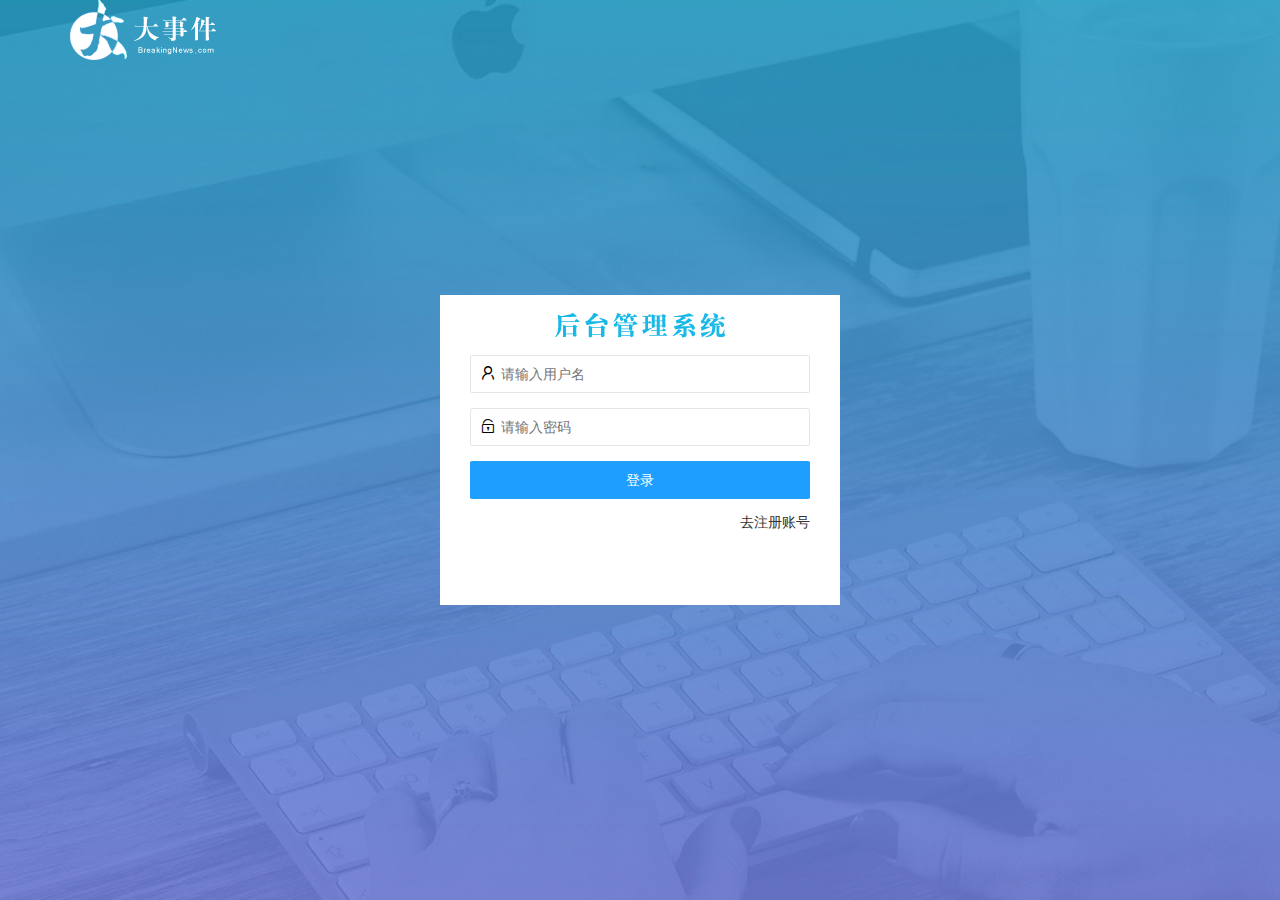
<file: login.html>
<!DOCTYPE html>
<html lang="en">

<head>
  <meta charset="UTF-8">
  <meta http-equiv="X-UA-Compatible" content="IE=edge">
  <meta name="viewport" content="width=device-width, initial-scale=1.0">
  <title>大事件登录/注册</title>
  <!-- 导入自己的样式 -->
  <link rel="stylesheet" href="./assets/css/login.css" />
  <!-- 导入layui的样式 -->
  <link rel="stylesheet" href="/assets/lib/layui/css/layui.css" />

</head>

<body>
  <!-- 头部logo区域 -->
  <div class="layui-main"><img src="/assets/images/logo.png" alt="" /></div>


  <!-- 登录注册区域 -->
  <div class="loginAndRegBox">

    <!-- 标题 -->
    <div class="title-box"></div>


    <!-- 登录 -->
    <div class="login-box">
      <!-- 登录的表单 -->
      <form class="layui-form" action="" id="form_login">
        <div class="layui-form-item">
          <!-- 用户名 -->
          <i class="layui-icon layui-icon-username"></i>
          <input type="text" name="username" lay-verify="required" autocomplete="off" placeholder="请输入用户名"
            class="layui-input">
        </div>
        <div class="layui-form-item">
          <!-- 密码 -->
          <i class="layui-icon layui-icon-password"></i>
          <input type="password" name="password" lay-verify="required|pass" autocomplete="off" placeholder="请输入密码"
            class="layui-input">
        </div>
        <div class="layui-form-item">
          <!-- 表单提交按钮 和 普通按钮的 区别 是 lay-btn-submit -->
          <button type="submit" class="layui-btn layui-btn-fluid layui-btn-normal" lay-submit=""
            lay-filter="demo1">登录</button>
        </div>
        <!--  -->
        <div class="layui-form-item links">
          <a href="javascript:;" id="link_reg">去注册账号</a>
        </div>
      </form>
    </div>

    <!-- 注册 -->
    <div class="reg-box">
      <form class="layui-form" action="" id="form_reg">
        <!-- 用户名 -->
        <div class="layui-form-item">
          <i class="layui-icon layui-icon-username"></i>
          <input type="text" name="username" id="userName" lay-verify="required" autocomplete="off" placeholder="请输入用户名"
            class="layui-input">
        </div>
        <!-- 密码 -->
        <div class="layui-form-item">

          <i class="layui-icon layui-icon-password"></i>
          <input type="password" name="password" id="userPwd" lay-verify="required|pass" autocomplete="off"
            placeholder="请输入密码" class="layui-input">
        </div>
        <!-- 确认密码 -->
        <div class="layui-form-item">

          <i class="layui-icon layui-icon-password"></i>
          <input type="password" name="repassword" lay-verify="required|repwd|pass" autocomplete="off"
            placeholder="请再次确认密码" class="layui-input">
        </div>
        <div class="layui-form-item">
          <!-- 表单提交按钮 和 普通按钮的 区别 是 lay-btn-submit -->
          <button type="submit" class="layui-btn layui-btn-fluid layui-btn-normal" lay-submit=""
            lay-filter="demo1">注册</button>
        </div>
        <div class="layui-form-item links">
          <a href="javascript:;" id="link_login">去登陆</a>
        </div>

      </form>
    </div>



  </div>

  <!-- layui的js -->
  <script src="/assets/lib/layui/layui.all.js"></script>
  <!-- 导入jquery -->
  <script src="/assets/lib/jquery.js"></script>
  <!-- 导入自动补全 baseAPI-->
  <script src="/assets/js/baseAPI.js"></script>
  <!-- 导入自己的脚本 -->
  <script src="/assets/js/login.js"></script>
</body>

</html>
</file>
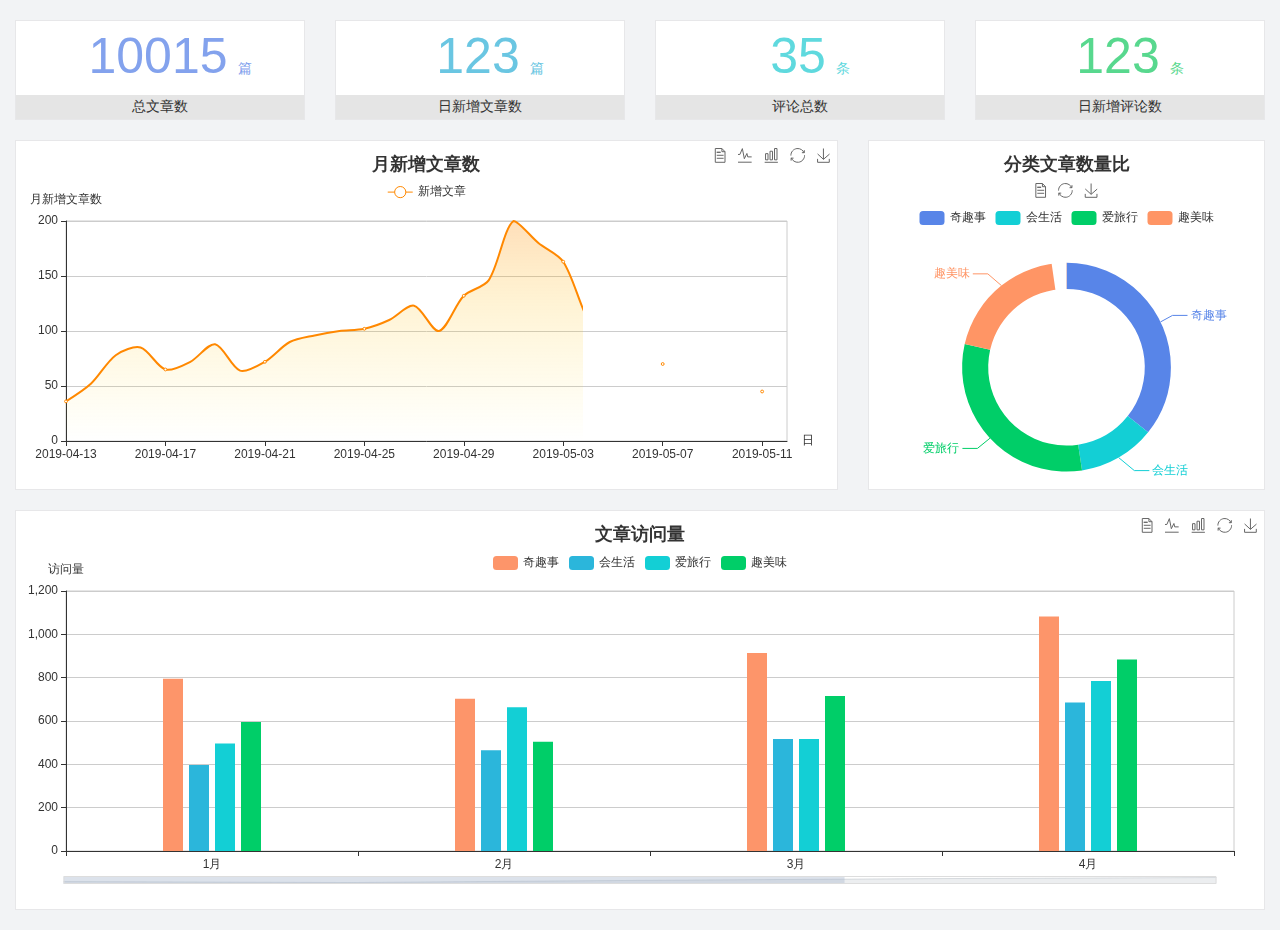
<file: home/dashboard.html>
<!DOCTYPE html>
<html lang="en">

<head>
  <meta charset="UTF-8">
  <meta name="viewport" content="width=device-width, initial-scale=1.0">
  <meta http-equiv="X-UA-Compatible" content="ie=edge">
  <title>图表统计</title>
  <link rel="stylesheet" href="../../assets/lib/bootstrap.css" />
  <link rel="stylesheet" href="../../assets/lib/main.css" />
  <script src="../../assets/lib/jquery.js"></script>
  <script type="text/javascript" src="../../assets/lib/echarts.min.js"></script>
</head>

<body>
  <div class="container-fluid">
    <div class="row spannel_list">
      <div class="col-sm-3 col-xs-6">
        <div class="spannel">
          <em>10015</em><span>篇</span>
          <b>总文章数</b>
        </div>
      </div>
      <div class="col-sm-3 col-xs-6">
        <div class="spannel scolor01">
          <em>123</em><span>篇</span>
          <b>日新增文章数</b>
        </div>
      </div>
      <div class="col-sm-3 col-xs-6">
        <div class="spannel scolor02">
          <em>35</em><span>条</span>
          <b>评论总数</b>
        </div>
      </div>
      <div class="col-sm-3 col-xs-6">
        <div class="spannel scolor03">
          <em>123</em><span>条</span>
          <b>日新增评论数</b>
        </div>
      </div>
    </div>
  </div>

  <div class="container-fluid">
    <div class="row curve-pie">
      <div class="col-lg-8 col-md-8">
        <div class="gragh_pannel" id="curve_show"></div>
      </div>
      <div class="col-lg-4 col-md-4">
        <div class="gragh_pannel" id="pie_show"></div>
      </div>
    </div>
  </div>

  <div class="container-fluid">
    <div class="column_pannel" id="column_show"></div>
  </div>

  <script>
    var oChart = echarts.init(document.getElementById('curve_show'));
    var aList_all = [
      { 'count': 36, 'date': '2019-04-13' },
      { 'count': 52, 'date': '2019-04-14' },
      { 'count': 78, 'date': '2019-04-15' },
      { 'count': 85, 'date': '2019-04-16' },
      { 'count': 65, 'date': '2019-04-17' },
      { 'count': 72, 'date': '2019-04-18' },
      { 'count': 88, 'date': '2019-04-19' },
      { 'count': 64, 'date': '2019-04-20' },
      { 'count': 72, 'date': '2019-04-21' },
      { 'count': 90, 'date': '2019-04-22' },
      { 'count': 96, 'date': '2019-04-23' },
      { 'count': 100, 'date': '2019-04-24' },
      { 'count': 102, 'date': '2019-04-25' },
      { 'count': 110, 'date': '2019-04-26' },
      { 'count': 123, 'date': '2019-04-27' },
      { 'count': 100, 'date': '2019-04-28' },
      { 'count': 132, 'date': '2019-04-29' },
      { 'count': 146, 'date': '2019-04-30' },
      { 'count': 200, 'date': '2019-05-01' },
      { 'count': 180, 'date': '2019-05-02' },
      { 'count': 163, 'date': '2019-05-03' },
      { 'count': 110, 'date': '2019-05-04' },
      { 'count': 80, 'date': '2019-05-05' },
      { 'count': 82, 'date': '2019-05-06' },
      { 'count': 70, 'date': '2019-05-07' },
      { 'count': 65, 'date': '2019-05-08' },
      { 'count': 54, 'date': '2019-05-09' },
      { 'count': 40, 'date': '2019-05-10' },
      { 'count': 45, 'date': '2019-05-11' },
      { 'count': 38, 'date': '2019-05-12' },
    ];

    let aCount = [];
    let aDate = [];

    for (var i = 0; i < aList_all.length; i++) {
      aCount.push(aList_all[i].count);
      aDate.push(aList_all[i].date);
    }

    var chartopt = {
      title: {
        text: '月新增文章数',
        left: 'center',
        top: '10'
      },
      tooltip: {
        trigger: 'axis'
      },
      legend: {
        data: ['新增文章'],
        top: '40'
      },
      toolbox: {
        show: true,
        feature: {
          mark: { show: true },
          dataView: { show: true, readOnly: false },
          magicType: { show: true, type: ['line', 'bar'] },
          restore: { show: true },
          saveAsImage: { show: true }
        }
      },
      calculable: true,
      xAxis: [
        {
          name: '日',
          type: 'category',
          boundaryGap: false,
          data: aDate
        }
      ],
      yAxis: [
        {
          name: '月新增文章数',
          type: 'value'
        }
      ],
      series: [
        {
          name: '新增文章',
          type: 'line',
          smooth: true,
          itemStyle: { normal: { areaStyle: { type: 'default' }, color: '#f80' }, lineStyle: { color: '#f80' } },
          data: aCount
        }],
      areaStyle: {
        normal: {
          color: new echarts.graphic.LinearGradient(0, 0, 0, 1, [{
            offset: 0,
            color: 'rgba(255,136,0,0.39)'
          }, {
            offset: .34,
            color: 'rgba(255,180,0,0.25)'
          }, {
            offset: 1,
            color: 'rgba(255,222,0,0.00)'
          }])

        }
      },
      grid: {
        show: true,
        x: 50,
        x2: 50,
        y: 80,
        height: 220
      }
    };

    oChart.setOption(chartopt);


    var oPie = echarts.init(document.getElementById('pie_show'));
    var oPieopt =
    {
      title: {
        top: 10,
        text: '分类文章数量比',
        x: 'center'
      },
      tooltip: {
        trigger: 'item',
        formatter: "{a} <br/>{b} : {c} ({d}%)"
      },
      color: ['#5885e8', '#13cfd5', '#00ce68', '#ff9565'],
      legend: {
        x: 'center',
        top: 65,
        data: ['奇趣事', '会生活', '爱旅行', '趣美味']
      },
      toolbox: {
        show: true,
        x: 'center',
        top: 35,
        feature: {
          mark: { show: true },
          dataView: { show: true, readOnly: false },
          magicType: {
            show: true,
            type: ['pie', 'funnel'],
            option: {
              funnel: {
                x: '25%',
                width: '50%',
                funnelAlign: 'left',
                max: 1548
              }
            }
          },
          restore: { show: true },
          saveAsImage: { show: true }
        }
      },
      calculable: true,
      series: [
        {
          name: '访问来源',
          type: 'pie',
          radius: ['45%', '60%'],
          center: ['50%', '65%'],
          data: [
            { value: 300, name: '奇趣事' },
            { value: 100, name: '会生活' },
            { value: 260, name: '爱旅行' },
            { value: 180, name: '趣美味' }
          ]
        }
      ]
    };
    oPie.setOption(oPieopt);



    var oColumn = this.echarts.init(document.getElementById('column_show'));
    var oColumnopt =
    {
      title: {
        text: '文章访问量',
        left: 'center',
        top: '10'
      },
      tooltip: {
        trigger: 'axis'
      },
      legend: {
        data: ['奇趣事', '会生活', '爱旅行', '趣美味'],
        top: '40'
      },
      toolbox: {
        show: true,
        feature: {
          mark: { show: true },
          dataView: { show: true, readOnly: false },
          magicType: { show: true, type: ['line', 'bar'] },
          restore: { show: true },
          saveAsImage: { show: true }
        }
      },
      calculable: true,
      xAxis: [
        {
          type: 'category',
          data: ['1月', '2月', '3月', '4月', '5月']
        }
      ],
      yAxis: [
        {
          name: '访问量',
          type: 'value'
        }
      ],
      series: [
        {
          name: '奇趣事',
          type: 'bar',
          barWidth: 20,
          itemStyle: {
            normal: { areaStyle: { type: 'default' }, color: '#fd956a' }
          },
          data: [800, 708, 920, 1090, 1200]
        },
        {
          name: '会生活',
          type: 'bar',
          barWidth: 20,
          itemStyle: {
            normal: { areaStyle: { type: 'default' }, color: '#2bb6db' }
          },
          data: [400, 468, 520, 690, 800]
        },
        {
          name: '爱旅行',
          type: 'bar',
          barWidth: 20,
          itemStyle: {
            normal: { areaStyle: { type: 'default' }, color: '#13cfd5' }
          },
          data: [500, 668, 520, 790, 900]
        },
        {
          name: '趣美味',
          type: 'bar',
          barWidth: 20,
          itemStyle: {
            normal: { areaStyle: { type: 'default' }, color: '#00ce68' }
          },
          data: [600, 508, 720, 890, 1000]
        }
      ],
      grid: {
        show: true,
        x: 50,
        x2: 30,
        y: 80,
        height: 260
      },
      dataZoom: [//给x轴设置滚动条
        {
          start: 0,//默认为0
          end: 100 - 1000 / 31,//默认为100
          type: 'slider',
          show: true,
          xAxisIndex: [0],
          handleSize: 0,//滑动条的 左右2个滑动条的大小
          height: 8,//组件高度
          left: 45, //左边的距离
          right: 50,//右边的距离
          bottom: 26,//右边的距离
          handleColor: '#ddd',//h滑动图标的颜色
          handleStyle: {
            borderColor: "#cacaca",
            borderWidth: "1",
            shadowBlur: 2,
            background: "#ddd",
            shadowColor: "#ddd",
          }
        }]
    };
    oColumn.setOption(oColumnopt);
  </script>
</body>

</html>
</file>
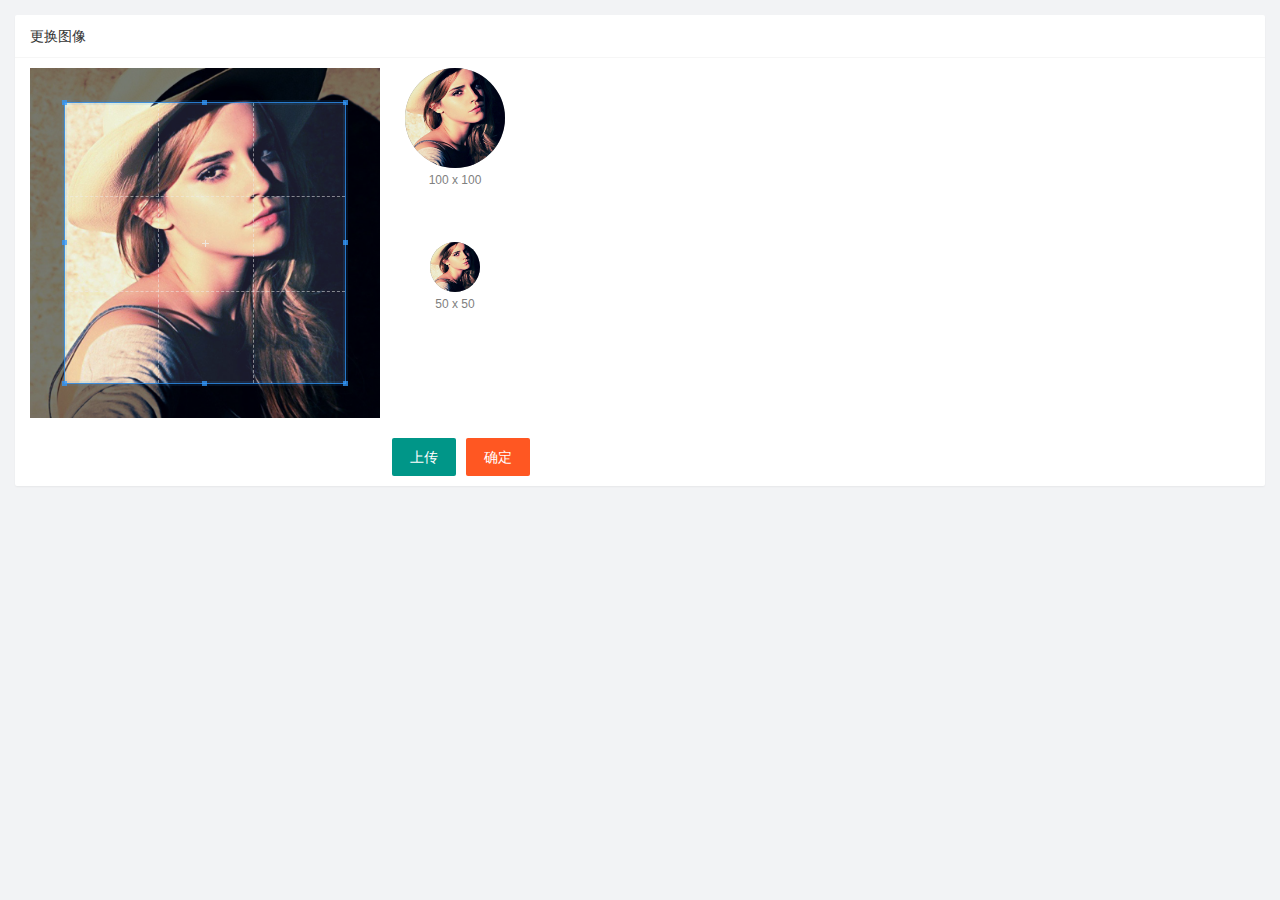
<file: user/user_avatar.html>
<!DOCTYPE html>
<html lang="en">

<head>
  <meta charset="UTF-8">
  <meta http-equiv="X-UA-Compatible" content="IE=edge">
  <meta name="viewport" content="width=device-width, initial-scale=1.0">
  <title>Document</title>
  <link rel="stylesheet" href="/assets/lib/layui/css/layui.css">
  <link rel="stylesheet" href="/assets/css/user/user_avatar.css">
  <link rel="stylesheet" href="/assets/lib/cropper/cropper.css" />
</head>

<body>
  <!-- 卡片区域 -->
  <div class="layui-card">
    <div class="layui-card-header">更换图像</div>
    <div class="layui-card-body">
      <!-- 第一行的图片裁剪和预览区域 -->
      <div class="row1">
        <!-- 图片裁剪区域 -->
        <div class="cropper-box">
          <!-- 这个 img 标签很重要，将来会把它初始化为裁剪区域 -->
          <img id="image" src="/assets/images/sample.jpg" />
        </div>
        <!-- 图片的预览区域 -->
        <div class="preview-box">
          <div>
            <!-- 宽高为 100px 的预览区域 -->
            <div class="img-preview w100"></div>
            <p class="size">100 x 100</p>
          </div>
          <div>
            <!-- 宽高为 50px 的预览区域 -->
            <div class="img-preview w50"></div>
            <p class="size">50 x 50</p>
          </div>
        </div>
      </div>

      <!-- 第二行的按钮区域 -->
      <div class="row2">
        <input type="file"  id="file" accept="image/png,image/jpeg"/>
        <button type="button" class="layui-btn" id="btnChooseImage" >上传</button>
        <button type="button" class="layui-btn layui-btn-danger" id="btnUpload">确定</button>
      </div>
    </div>
  </div>
  <script src="/assets/lib/jquery.js"></script>
  <script src="/assets/lib/cropper/Cropper.js"></script>
  <script src="/assets/lib/cropper/jquery-cropper.js"></script>
  <script src="/assets/lib/layui/layui.all.js"></script>
  <script src="/assets/js/baseAPI.js"></script>
  <script src="/assets/js/user/user_avatar.js"></script>
</body>

</html>
</file>
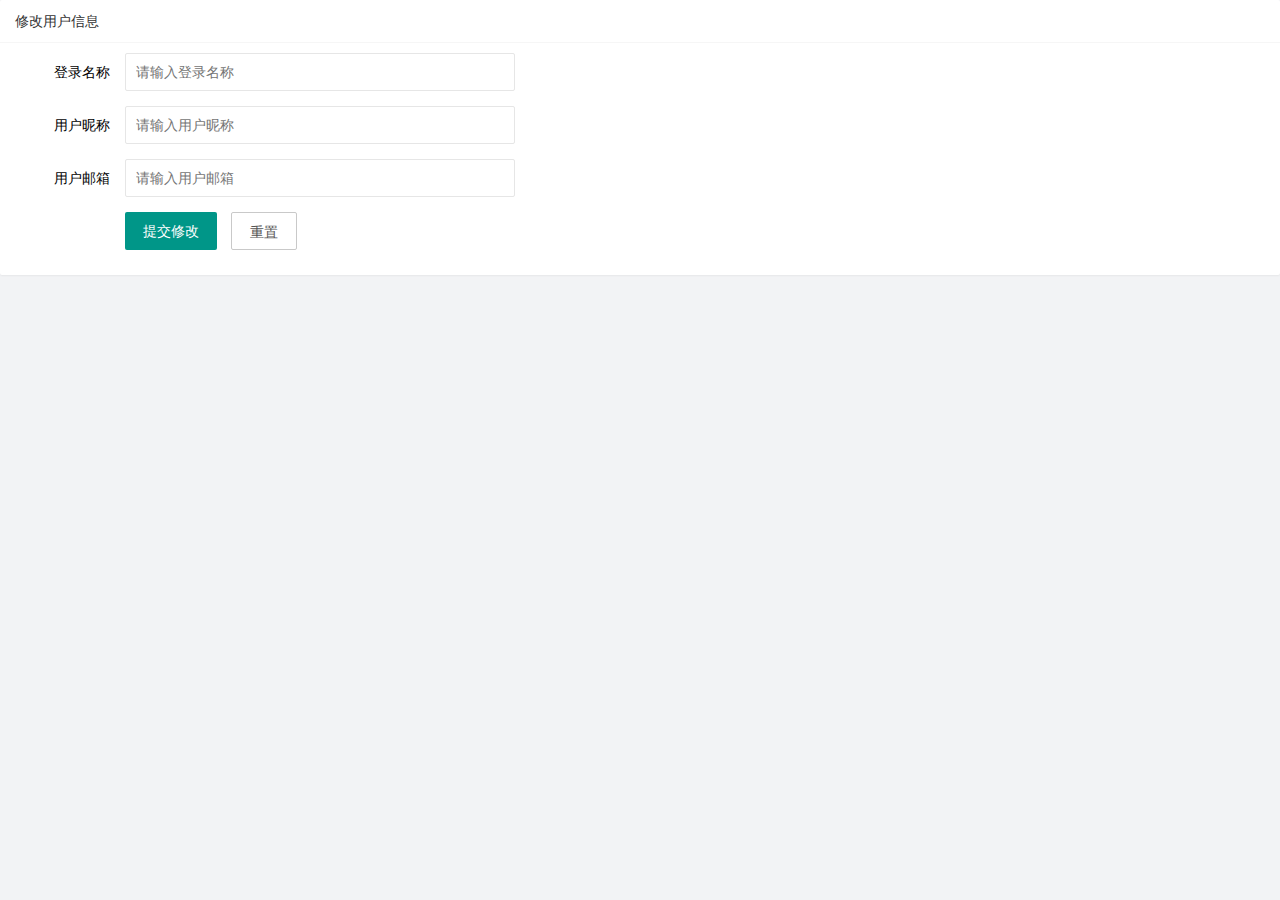
<file: user/user_info.html>
<!DOCTYPE html>
<html lang="en">

<head>
  <meta charset="UTF-8">
  <meta http-equiv="X-UA-Compatible" content="IE=edge">
  <meta name="viewport" content="width=device-width, initial-scale=1.0">
  <title>Document</title>
  <!-- 导入自己的样式 -->
  <link rel="stylesheet" href="/assets/css/user/user_info.css" />
  <!-- 导入layui的css样式 -->
  <link rel="stylesheet" href="/assets/lib/layui/css/layui.css">
</head>

<body>
  <!--  -->
  <div class="layui-card">
    <div class="layui-card-header">修改用户信息</div>
    <div class="layui-card-body">
      <!-- form -->
      <form class="layui-form" lay-filter="formUserInfo">
        <input type="hidden" name="id"/>
        <div class="layui-form-item">
          <label class="layui-form-label">登录名称</label>
          <div class="layui-input-block">
            <input type="text" name="username" required lay-verify="required" placeholder="请输入登录名称" autocomplete="off"
              class="layui-input" readonly>
          </div>
        </div>
        <div class="layui-form-item">
          <label class="layui-form-label">用户昵称</label>
          <div class="layui-input-block">
            <input type="text" name="nickname" required lay-verify="required|nickname" placeholder="请输入用户昵称" autocomplete="off"
              class="layui-input">
          </div>
        </div>
        <div class="layui-form-item">
          <label class="layui-form-label">用户邮箱</label>
          <div class="layui-input-block">
            <input type="text|email" name="email" required lay-verify="required" placeholder="请输入用户邮箱" autocomplete="off"
              class="layui-input">
          </div>
        </div>
        <div class="layui-form-item">
          <div class="layui-input-block">
            <button class="layui-btn" lay-submit lay-filter="formDemo">提交修改</button>
            <button type="reset" class="layui-btn layui-btn-primary" id="btnReset">重置</button>
          </div>
        </div>
      </form>
    </div>
  </div>
<!-- layui -->
<script src="/assets/lib/layui/layui.all.js"></script>
<script src="/assets/lib/jquery.js"></script>
<script src="/assets/js/baseAPI.js"></script>
<script src="/assets/js/user/user_info.js"></script>
</body>

</html>
</file>
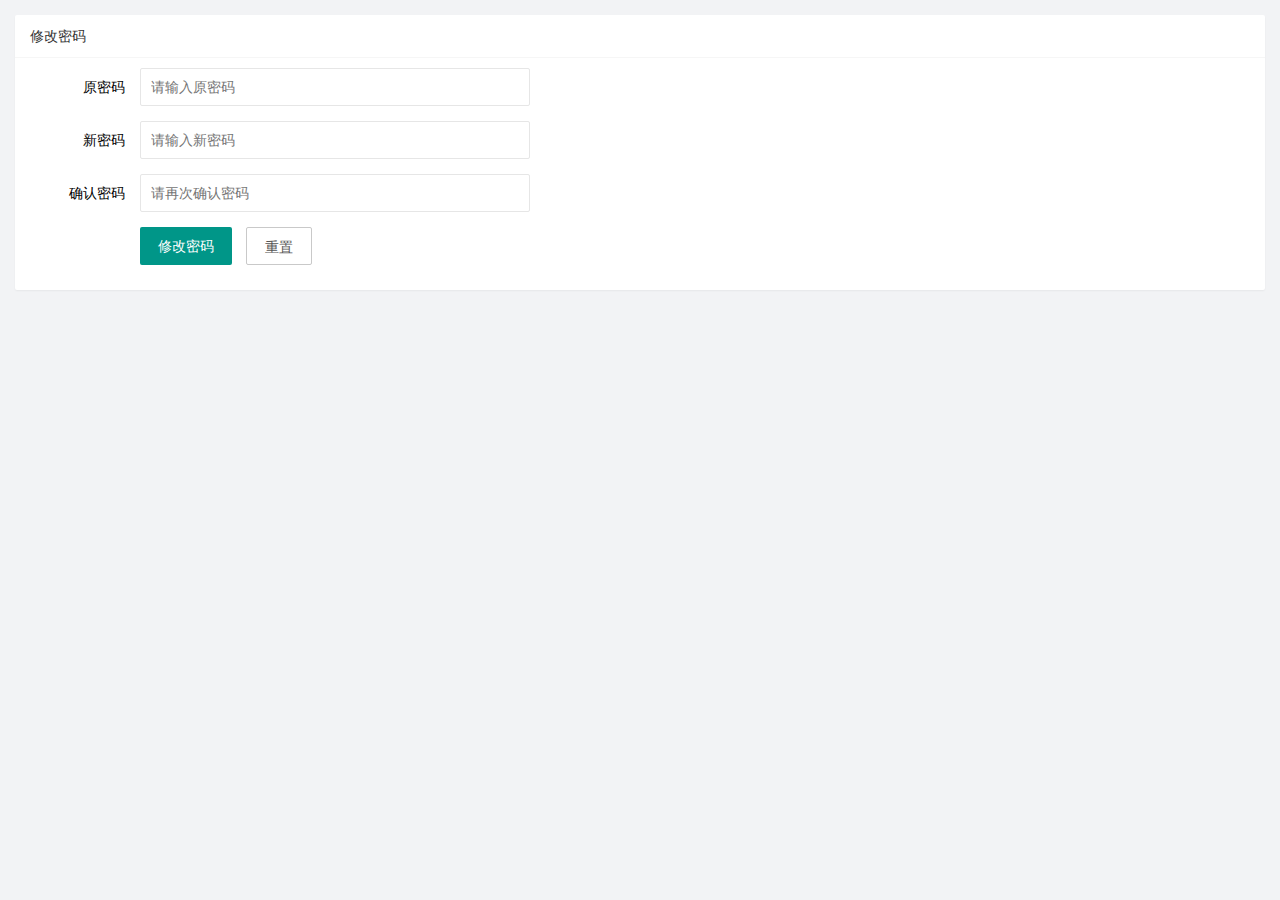
<file: user/user_pwd.html>
<!DOCTYPE html>
<html lang="en">

<head>
  <meta charset="UTF-8">
  <meta http-equiv="X-UA-Compatible" content="IE=edge">
  <meta name="viewport" content="width=device-width, initial-scale=1.0">
  <title>Document</title>
  <link rel="stylesheet" href="/assets/lib/layui/css/layui.css">
  <link rel="stylesheet" href="/assets/css/user/user_pwd.css">
</head> 

<body>
  <!-- 卡片区域 -->
  <div class="layui-card">
    <div class="layui-card-header">修改密码</div>
    <div class="layui-card-body">
      <form class="layui-form" action="">
        <div class="layui-form-item">
          <label class="layui-form-label">原密码</label>
          <div class="layui-input-block">
            <input type="password" name="oldPwd" required lay-verify="required|pwd" placeholder="请输入原密码" autocomplete="off"
              class="layui-input">
          </div>
        </div>
        <div class="layui-form-item">
          <label class="layui-form-label">新密码</label>
          <div class="layui-input-block">
            <input type="password" name="newPwd" required lay-verify="required|pwd|samePwd" placeholder="请输入新密码" autocomplete="off"
              class="layui-input">
          </div>
        </div>
        <div class="layui-form-item">
          <label class="layui-form-label">确认密码</label>
          <div class="layui-input-block">
            <input type="password" name="rePwd" required lay-verify="required|pwd|rePwd" placeholder="请再次确认密码" autocomplete="off"
              class="layui-input">
          </div>
        </div>
        <div class="layui-form-item">
          <div class="layui-input-block">
            <button class="layui-btn" lay-submit lay-filter="formDemo">修改密码</button>
            <button type="reset" class="layui-btn layui-btn-primary">重置</button>
          </div>
        </div>
        </from>
    </div>
    <script src="/assets/lib/layui/layui.all.js"></script>
    <script src="/assets/lib/jquery.js"></script>
    <script src="/assets/js/baseAPI.js"></script>
    <script src="/assets/js/user/user_pwd.js"></script>
</body>

</html>
</file>
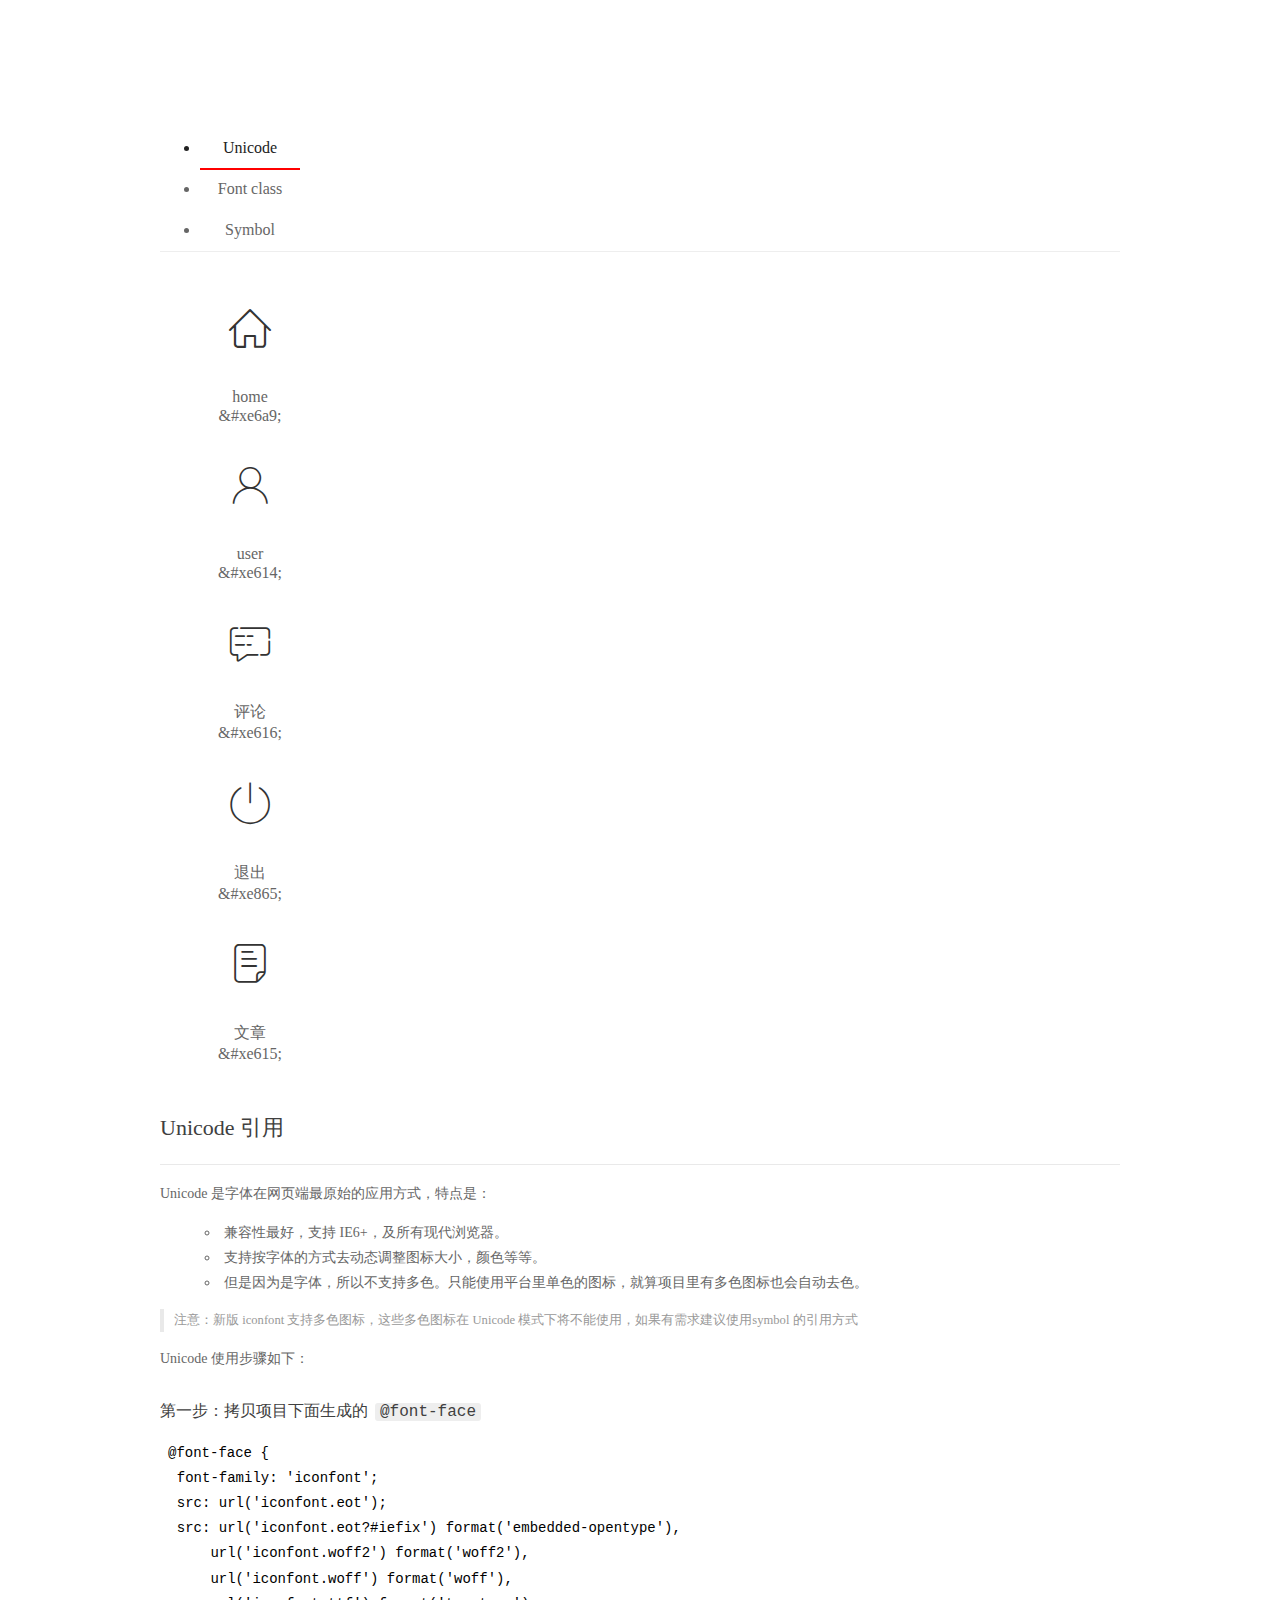
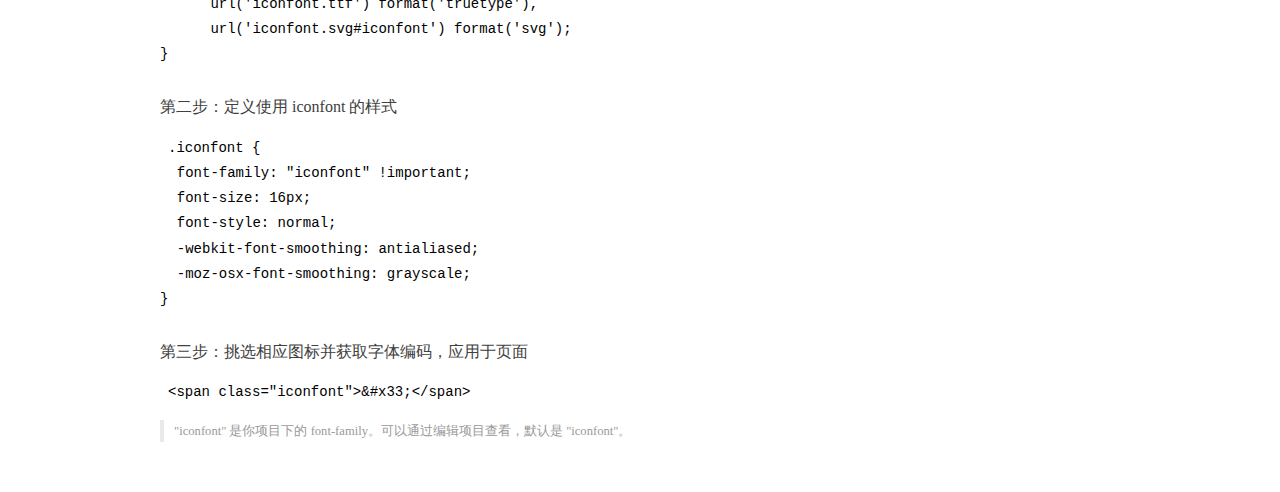
<file: assets/fonts/demo_index.html>
<!DOCTYPE html>
<html>
<head>
  <meta charset="utf-8"/>
  <title>IconFont Demo</title>
  <link rel="shortcut icon" href="https://gtms04.alicdn.com/tps/i4/TB1_oz6GVXXXXaFXpXXJDFnIXXX-64-64.ico" type="image/x-icon"/>
  <link rel="stylesheet" href="https://g.alicdn.com/thx/cube/1.3.2/cube.min.css">
  <link rel="stylesheet" href="demo.css">
  <link rel="stylesheet" href="iconfont.css">
  <script src="iconfont.js"></script>
  <!-- jQuery -->
  <script src="https://a1.alicdn.com/oss/uploads/2018/12/26/7bfddb60-08e8-11e9-9b04-53e73bb6408b.js"></script>
  <!-- 代码高亮 -->
  <script src="https://a1.alicdn.com/oss/uploads/2018/12/26/a3f714d0-08e6-11e9-8a15-ebf944d7534c.js"></script>
</head>
<body>
  <div class="main">
    <h1 class="logo"><a href="https://www.iconfont.cn/" title="iconfont 首页" target="_blank">&#xe86b;</a></h1>
    <div class="nav-tabs">
      <ul id="tabs" class="dib-box">
        <li class="dib active"><span>Unicode</span></li>
        <li class="dib"><span>Font class</span></li>
        <li class="dib"><span>Symbol</span></li>
      </ul>
      
    </div>
    <div class="tab-container">
      <div class="content unicode" style="display: block;">
          <ul class="icon_lists dib-box">
          
            <li class="dib">
              <span class="icon iconfont">&#xe6a9;</span>
                <div class="name">home</div>
                <div class="code-name">&amp;#xe6a9;</div>
              </li>
          
            <li class="dib">
              <span class="icon iconfont">&#xe614;</span>
                <div class="name">user</div>
                <div class="code-name">&amp;#xe614;</div>
              </li>
          
            <li class="dib">
              <span class="icon iconfont">&#xe616;</span>
                <div class="name">评论</div>
                <div class="code-name">&amp;#xe616;</div>
              </li>
          
            <li class="dib">
              <span class="icon iconfont">&#xe865;</span>
                <div class="name">退出</div>
                <div class="code-name">&amp;#xe865;</div>
              </li>
          
            <li class="dib">
              <span class="icon iconfont">&#xe615;</span>
                <div class="name">文章</div>
                <div class="code-name">&amp;#xe615;</div>
              </li>
          
          </ul>
          <div class="article markdown">
          <h2 id="unicode-">Unicode 引用</h2>
          <hr>

          <p>Unicode 是字体在网页端最原始的应用方式，特点是：</p>
          <ul>
            <li>兼容性最好，支持 IE6+，及所有现代浏览器。</li>
            <li>支持按字体的方式去动态调整图标大小，颜色等等。</li>
            <li>但是因为是字体，所以不支持多色。只能使用平台里单色的图标，就算项目里有多色图标也会自动去色。</li>
          </ul>
          <blockquote>
            <p>注意：新版 iconfont 支持多色图标，这些多色图标在 Unicode 模式下将不能使用，如果有需求建议使用symbol 的引用方式</p>
          </blockquote>
          <p>Unicode 使用步骤如下：</p>
          <h3 id="-font-face">第一步：拷贝项目下面生成的 <code>@font-face</code></h3>
<pre><code class="language-css"
>@font-face {
  font-family: 'iconfont';
  src: url('iconfont.eot');
  src: url('iconfont.eot?#iefix') format('embedded-opentype'),
      url('iconfont.woff2') format('woff2'),
      url('iconfont.woff') format('woff'),
      url('iconfont.ttf') format('truetype'),
      url('iconfont.svg#iconfont') format('svg');
}
</code></pre>
          <h3 id="-iconfont-">第二步：定义使用 iconfont 的样式</h3>
<pre><code class="language-css"
>.iconfont {
  font-family: "iconfont" !important;
  font-size: 16px;
  font-style: normal;
  -webkit-font-smoothing: antialiased;
  -moz-osx-font-smoothing: grayscale;
}
</code></pre>
          <h3 id="-">第三步：挑选相应图标并获取字体编码，应用于页面</h3>
<pre>
<code class="language-html"
>&lt;span class="iconfont"&gt;&amp;#x33;&lt;/span&gt;
</code></pre>
          <blockquote>
            <p>"iconfont" 是你项目下的 font-family。可以通过编辑项目查看，默认是 "iconfont"。</p>
          </blockquote>
          </div>
      </div>
      <div class="content font-class">
        <ul class="icon_lists dib-box">
          
          <li class="dib">
            <span class="icon iconfont icon-home"></span>
            <div class="name">
              home
            </div>
            <div class="code-name">.icon-home
            </div>
          </li>
          
          <li class="dib">
            <span class="icon iconfont icon-user"></span>
            <div class="name">
              user
            </div>
            <div class="code-name">.icon-user
            </div>
          </li>
          
          <li class="dib">
            <span class="icon iconfont icon-pinglun"></span>
            <div class="name">
              评论
            </div>
            <div class="code-name">.icon-pinglun
            </div>
          </li>
          
          <li class="dib">
            <span class="icon iconfont icon-tuichu"></span>
            <div class="name">
              退出
            </div>
            <div class="code-name">.icon-tuichu
            </div>
          </li>
          
          <li class="dib">
            <span class="icon iconfont icon-16"></span>
            <div class="name">
              文章
            </div>
            <div class="code-name">.icon-16
            </div>
          </li>
          
        </ul>
        <div class="article markdown">
        <h2 id="font-class-">font-class 引用</h2>
        <hr>

        <p>font-class 是 Unicode 使用方式的一种变种，主要是解决 Unicode 书写不直观，语意不明确的问题。</p>
        <p>与 Unicode 使用方式相比，具有如下特点：</p>
        <ul>
          <li>兼容性良好，支持 IE8+，及所有现代浏览器。</li>
          <li>相比于 Unicode 语意明确，书写更直观。可以很容易分辨这个 icon 是什么。</li>
          <li>因为使用 class 来定义图标，所以当要替换图标时，只需要修改 class 里面的 Unicode 引用。</li>
          <li>不过因为本质上还是使用的字体，所以多色图标还是不支持的。</li>
        </ul>
        <p>使用步骤如下：</p>
        <h3 id="-fontclass-">第一步：引入项目下面生成的 fontclass 代码：</h3>
<pre><code class="language-html">&lt;link rel="stylesheet" href="./iconfont.css"&gt;
</code></pre>
        <h3 id="-">第二步：挑选相应图标并获取类名，应用于页面：</h3>
<pre><code class="language-html">&lt;span class="iconfont icon-xxx"&gt;&lt;/span&gt;
</code></pre>
        <blockquote>
          <p>"
            iconfont" 是你项目下的 font-family。可以通过编辑项目查看，默认是 "iconfont"。</p>
        </blockquote>
      </div>
      </div>
      <div class="content symbol">
          <ul class="icon_lists dib-box">
          
            <li class="dib">
                <svg class="icon svg-icon" aria-hidden="true">
                  <use xlink:href="#icon-home"></use>
                </svg>
                <div class="name">home</div>
                <div class="code-name">#icon-home</div>
            </li>
          
            <li class="dib">
                <svg class="icon svg-icon" aria-hidden="true">
                  <use xlink:href="#icon-user"></use>
                </svg>
                <div class="name">user</div>
                <div class="code-name">#icon-user</div>
            </li>
          
            <li class="dib">
                <svg class="icon svg-icon" aria-hidden="true">
                  <use xlink:href="#icon-pinglun"></use>
                </svg>
                <div class="name">评论</div>
                <div class="code-name">#icon-pinglun</div>
            </li>
          
            <li class="dib">
                <svg class="icon svg-icon" aria-hidden="true">
                  <use xlink:href="#icon-tuichu"></use>
                </svg>
                <div class="name">退出</div>
                <div class="code-name">#icon-tuichu</div>
            </li>
          
            <li class="dib">
                <svg class="icon svg-icon" aria-hidden="true">
                  <use xlink:href="#icon-16"></use>
                </svg>
                <div class="name">文章</div>
                <div class="code-name">#icon-16</div>
            </li>
          
          </ul>
          <div class="article markdown">
          <h2 id="symbol-">Symbol 引用</h2>
          <hr>

          <p>这是一种全新的使用方式，应该说这才是未来的主流，也是平台目前推荐的用法。相关介绍可以参考这篇<a href="">文章</a>
            这种用法其实是做了一个 SVG 的集合，与另外两种相比具有如下特点：</p>
          <ul>
            <li>支持多色图标了，不再受单色限制。</li>
            <li>通过一些技巧，支持像字体那样，通过 <code>font-size</code>, <code>color</code> 来调整样式。</li>
            <li>兼容性较差，支持 IE9+，及现代浏览器。</li>
            <li>浏览器渲染 SVG 的性能一般，还不如 png。</li>
          </ul>
          <p>使用步骤如下：</p>
          <h3 id="-symbol-">第一步：引入项目下面生成的 symbol 代码：</h3>
<pre><code class="language-html">&lt;script src="./iconfont.js"&gt;&lt;/script&gt;
</code></pre>
          <h3 id="-css-">第二步：加入通用 CSS 代码（引入一次就行）：</h3>
<pre><code class="language-html">&lt;style&gt;
.icon {
  width: 1em;
  height: 1em;
  vertical-align: -0.15em;
  fill: currentColor;
  overflow: hidden;
}
&lt;/style&gt;
</code></pre>
          <h3 id="-">第三步：挑选相应图标并获取类名，应用于页面：</h3>
<pre><code class="language-html">&lt;svg class="icon" aria-hidden="true"&gt;
  &lt;use xlink:href="#icon-xxx"&gt;&lt;/use&gt;
&lt;/svg&gt;
</code></pre>
          </div>
      </div>

    </div>
  </div>
  <script>
  $(document).ready(function () {
      $('.tab-container .content:first').show()

      $('#tabs li').click(function (e) {
        var tabContent = $('.tab-container .content')
        var index = $(this).index()

        if ($(this).hasClass('active')) {
          return
        } else {
          $('#tabs li').removeClass('active')
          $(this).addClass('active')

          tabContent.hide().eq(index).fadeIn()
        }
      })
    })
  </script>
</body>
</html>
</file>
<file: assets/css/login.css>
html,body{
  margin: 0;
  padding: 0;
  height: 100%;
  width: 100%;
  background: url(../images/login_bg.jpg) no-repeat center;
  background-size:cover;
}

.loginAndRegBox{
  width: 400px;
  height: 310px;
  background-color: #fff;
  position:absolute;
  left: 50%;
  top:50%;
  transform: translate(-50%,-50%);
}

.title-box{
  height: 60px;
  background:url(/assets/images/login_title.png ) no-repeat center;
}

.reg-box {
  display: none;
}
.layui-form{
  padding: 0 30px;
}
.layui-form .links{
  display: flex;
  justify-content: end;
}
.layui-form.links a{
  font-size: 12px;
}
.layui-form-item {
  position: relative;
}
.layui-form-item .layui-icon{
  position:absolute;
  left: 10px;
  top: 10px;
}
.layui-form-item .layui-input{
  padding-left: 30px;
}
</file>
<file: assets/lib/layui/css/layui.css>
/** layui-v2.5.5 MIT License By https://www.layui.com */
 .layui-inline,img{display:inline-block;vertical-align:middle}h1,h2,h3,h4,h5,h6{font-weight:400}.layui-edge,.layui-header,.layui-inline,.layui-main{position:relative}.layui-body,.layui-edge,.layui-elip{overflow:hidden}.layui-btn,.layui-edge,.layui-inline,img{vertical-align:middle}.layui-btn,.layui-disabled,.layui-icon,.layui-unselect{-moz-user-select:none;-webkit-user-select:none;-ms-user-select:none}.layui-elip,.layui-form-checkbox span,.layui-form-pane .layui-form-label{text-overflow:ellipsis;white-space:nowrap}.layui-breadcrumb,.layui-tree-btnGroup{visibility:hidden}blockquote,body,button,dd,div,dl,dt,form,h1,h2,h3,h4,h5,h6,input,li,ol,p,pre,td,textarea,th,ul{margin:0;padding:0;-webkit-tap-highlight-color:rgba(0,0,0,0)}a:active,a:hover{outline:0}img{border:none}li{list-style:none}table{border-collapse:collapse;border-spacing:0}h4,h5,h6{font-size:100%}button,input,optgroup,option,select,textarea{font-family:inherit;font-size:inherit;font-style:inherit;font-weight:inherit;outline:0}pre{white-space:pre-wrap;white-space:-moz-pre-wrap;white-space:-pre-wrap;white-space:-o-pre-wrap;word-wrap:break-word}body{line-height:24px;font:14px Helvetica Neue,Helvetica,PingFang SC,Tahoma,Arial,sans-serif}hr{height:1px;margin:10px 0;border:0;clear:both}a{color:#333;text-decoration:none}a:hover{color:#777}a cite{font-style:normal;*cursor:pointer}.layui-border-box,.layui-border-box *{box-sizing:border-box}.layui-box,.layui-box *{box-sizing:content-box}.layui-clear{clear:both;*zoom:1}.layui-clear:after{content:'\20';clear:both;*zoom:1;display:block;height:0}.layui-inline{*display:inline;*zoom:1}.layui-edge{display:inline-block;width:0;height:0;border-width:6px;border-style:dashed;border-color:transparent}.layui-edge-top{top:-4px;border-bottom-color:#999;border-bottom-style:solid}.layui-edge-right{border-left-color:#999;border-left-style:solid}.layui-edge-bottom{top:2px;border-top-color:#999;border-top-style:solid}.layui-edge-left{border-right-color:#999;border-right-style:solid}.layui-disabled,.layui-disabled:hover{color:#d2d2d2!important;cursor:not-allowed!important}.layui-circle{border-radius:100%}.layui-show{display:block!important}.layui-hide{display:none!important}@font-face{font-family:layui-icon;src:url(../font/iconfont.eot?v=250);src:url(../font/iconfont.eot?v=250#iefix) format('embedded-opentype'),url(../font/iconfont.woff2?v=250) format('woff2'),url(../font/iconfont.woff?v=250) format('woff'),url(../font/iconfont.ttf?v=250) format('truetype'),url(../font/iconfont.svg?v=250#layui-icon) format('svg')}.layui-icon{font-family:layui-icon!important;font-size:16px;font-style:normal;-webkit-font-smoothing:antialiased;-moz-osx-font-smoothing:grayscale}.layui-icon-reply-fill:before{content:"\e611"}.layui-icon-set-fill:before{content:"\e614"}.layui-icon-menu-fill:before{content:"\e60f"}.layui-icon-search:before{content:"\e615"}.layui-icon-share:before{content:"\e641"}.layui-icon-set-sm:before{content:"\e620"}.layui-icon-engine:before{content:"\e628"}.layui-icon-close:before{content:"\1006"}.layui-icon-close-fill:before{content:"\1007"}.layui-icon-chart-screen:before{content:"\e629"}.layui-icon-star:before{content:"\e600"}.layui-icon-circle-dot:before{content:"\e617"}.layui-icon-chat:before{content:"\e606"}.layui-icon-release:before{content:"\e609"}.layui-icon-list:before{content:"\e60a"}.layui-icon-chart:before{content:"\e62c"}.layui-icon-ok-circle:before{content:"\1005"}.layui-icon-layim-theme:before{content:"\e61b"}.layui-icon-table:before{content:"\e62d"}.layui-icon-right:before{content:"\e602"}.layui-icon-left:before{content:"\e603"}.layui-icon-cart-simple:before{content:"\e698"}.layui-icon-face-cry:before{content:"\e69c"}.layui-icon-face-smile:before{content:"\e6af"}.layui-icon-survey:before{content:"\e6b2"}.layui-icon-tree:before{content:"\e62e"}.layui-icon-upload-circle:before{content:"\e62f"}.layui-icon-add-circle:before{content:"\e61f"}.layui-icon-download-circle:before{content:"\e601"}.layui-icon-templeate-1:before{content:"\e630"}.layui-icon-util:before{content:"\e631"}.layui-icon-face-surprised:before{content:"\e664"}.layui-icon-edit:before{content:"\e642"}.layui-icon-speaker:before{content:"\e645"}.layui-icon-down:before{content:"\e61a"}.layui-icon-file:before{content:"\e621"}.layui-icon-layouts:before{content:"\e632"}.layui-icon-rate-half:before{content:"\e6c9"}.layui-icon-add-circle-fine:before{content:"\e608"}.layui-icon-prev-circle:before{content:"\e633"}.layui-icon-read:before{content:"\e705"}.layui-icon-404:before{content:"\e61c"}.layui-icon-carousel:before{content:"\e634"}.layui-icon-help:before{content:"\e607"}.layui-icon-code-circle:before{content:"\e635"}.layui-icon-water:before{content:"\e636"}.layui-icon-username:before{content:"\e66f"}.layui-icon-find-fill:before{content:"\e670"}.layui-icon-about:before{content:"\e60b"}.layui-icon-location:before{content:"\e715"}.layui-icon-up:before{content:"\e619"}.layui-icon-pause:before{content:"\e651"}.layui-icon-date:before{content:"\e637"}.layui-icon-layim-uploadfile:before{content:"\e61d"}.layui-icon-delete:before{content:"\e640"}.layui-icon-play:before{content:"\e652"}.layui-icon-top:before{content:"\e604"}.layui-icon-friends:before{content:"\e612"}.layui-icon-refresh-3:before{content:"\e9aa"}.layui-icon-ok:before{content:"\e605"}.layui-icon-layer:before{content:"\e638"}.layui-icon-face-smile-fine:before{content:"\e60c"}.layui-icon-dollar:before{content:"\e659"}.layui-icon-group:before{content:"\e613"}.layui-icon-layim-download:before{content:"\e61e"}.layui-icon-picture-fine:before{content:"\e60d"}.layui-icon-link:before{content:"\e64c"}.layui-icon-diamond:before{content:"\e735"}.layui-icon-log:before{content:"\e60e"}.layui-icon-rate-solid:before{content:"\e67a"}.layui-icon-fonts-del:before{content:"\e64f"}.layui-icon-unlink:before{content:"\e64d"}.layui-icon-fonts-clear:before{content:"\e639"}.layui-icon-triangle-r:before{content:"\e623"}.layui-icon-circle:before{content:"\e63f"}.layui-icon-radio:before{content:"\e643"}.layui-icon-align-center:before{content:"\e647"}.layui-icon-align-right:before{content:"\e648"}.layui-icon-align-left:before{content:"\e649"}.layui-icon-loading-1:before{content:"\e63e"}.layui-icon-return:before{content:"\e65c"}.layui-icon-fonts-strong:before{content:"\e62b"}.layui-icon-upload:before{content:"\e67c"}.layui-icon-dialogue:before{content:"\e63a"}.layui-icon-video:before{content:"\e6ed"}.layui-icon-headset:before{content:"\e6fc"}.layui-icon-cellphone-fine:before{content:"\e63b"}.layui-icon-add-1:before{content:"\e654"}.layui-icon-face-smile-b:before{content:"\e650"}.layui-icon-fonts-html:before{content:"\e64b"}.layui-icon-form:before{content:"\e63c"}.layui-icon-cart:before{content:"\e657"}.layui-icon-camera-fill:before{content:"\e65d"}.layui-icon-tabs:before{content:"\e62a"}.layui-icon-fonts-code:before{content:"\e64e"}.layui-icon-fire:before{content:"\e756"}.layui-icon-set:before{content:"\e716"}.layui-icon-fonts-u:before{content:"\e646"}.layui-icon-triangle-d:before{content:"\e625"}.layui-icon-tips:before{content:"\e702"}.layui-icon-picture:before{content:"\e64a"}.layui-icon-more-vertical:before{content:"\e671"}.layui-icon-flag:before{content:"\e66c"}.layui-icon-loading:before{content:"\e63d"}.layui-icon-fonts-i:before{content:"\e644"}.layui-icon-refresh-1:before{content:"\e666"}.layui-icon-rmb:before{content:"\e65e"}.layui-icon-home:before{content:"\e68e"}.layui-icon-user:before{content:"\e770"}.layui-icon-notice:before{content:"\e667"}.layui-icon-login-weibo:before{content:"\e675"}.layui-icon-voice:before{content:"\e688"}.layui-icon-upload-drag:before{content:"\e681"}.layui-icon-login-qq:before{content:"\e676"}.layui-icon-snowflake:before{content:"\e6b1"}.layui-icon-file-b:before{content:"\e655"}.layui-icon-template:before{content:"\e663"}.layui-icon-auz:before{content:"\e672"}.layui-icon-console:before{content:"\e665"}.layui-icon-app:before{content:"\e653"}.layui-icon-prev:before{content:"\e65a"}.layui-icon-website:before{content:"\e7ae"}.layui-icon-next:before{content:"\e65b"}.layui-icon-component:before{content:"\e857"}.layui-icon-more:before{content:"\e65f"}.layui-icon-login-wechat:before{content:"\e677"}.layui-icon-shrink-right:before{content:"\e668"}.layui-icon-spread-left:before{content:"\e66b"}.layui-icon-camera:before{content:"\e660"}.layui-icon-note:before{content:"\e66e"}.layui-icon-refresh:before{content:"\e669"}.layui-icon-female:before{content:"\e661"}.layui-icon-male:before{content:"\e662"}.layui-icon-password:before{content:"\e673"}.layui-icon-senior:before{content:"\e674"}.layui-icon-theme:before{content:"\e66a"}.layui-icon-tread:before{content:"\e6c5"}.layui-icon-praise:before{content:"\e6c6"}.layui-icon-star-fill:before{content:"\e658"}.layui-icon-rate:before{content:"\e67b"}.layui-icon-template-1:before{content:"\e656"}.layui-icon-vercode:before{content:"\e679"}.layui-icon-cellphone:before{content:"\e678"}.layui-icon-screen-full:before{content:"\e622"}.layui-icon-screen-restore:before{content:"\e758"}.layui-icon-cols:before{content:"\e610"}.layui-icon-export:before{content:"\e67d"}.layui-icon-print:before{content:"\e66d"}.layui-icon-slider:before{content:"\e714"}.layui-icon-addition:before{content:"\e624"}.layui-icon-subtraction:before{content:"\e67e"}.layui-icon-service:before{content:"\e626"}.layui-icon-transfer:before{content:"\e691"}.layui-main{width:1140px;margin:0 auto}.layui-header{z-index:1000;height:60px}.layui-header a:hover{transition:all .5s;-webkit-transition:all .5s}.layui-side{position:fixed;left:0;top:0;bottom:0;z-index:999;width:200px;overflow-x:hidden}.layui-side-scroll{position:relative;width:220px;height:100%;overflow-x:hidden}.layui-body{position:absolute;left:200px;right:0;top:0;bottom:0;z-index:998;width:auto;overflow-y:auto;box-sizing:border-box}.layui-layout-body{overflow:hidden}.layui-layout-admin .layui-header{background-color:#23262E}.layui-layout-admin .layui-side{top:60px;width:200px;overflow-x:hidden}.layui-layout-admin .layui-body{position:fixed;top:60px;bottom:44px}.layui-layout-admin .layui-main{width:auto;margin:0 15px}.layui-layout-admin .layui-footer{position:fixed;left:200px;right:0;bottom:0;height:44px;line-height:44px;padding:0 15px;background-color:#eee}.layui-layout-admin .layui-logo{position:absolute;left:0;top:0;width:200px;height:100%;line-height:60px;text-align:center;color:#009688;font-size:16px}.layui-layout-admin .layui-header .layui-nav{background:0 0}.layui-layout-left{position:absolute!important;left:200px;top:0}.layui-layout-right{position:absolute!important;right:0;top:0}.layui-container{position:relative;margin:0 auto;padding:0 15px;box-sizing:border-box}.layui-fluid{position:relative;margin:0 auto;padding:0 15px}.layui-row:after,.layui-row:before{content:'';display:block;clear:both}.layui-col-lg1,.layui-col-lg10,.layui-col-lg11,.layui-col-lg12,.layui-col-lg2,.layui-col-lg3,.layui-col-lg4,.layui-col-lg5,.layui-col-lg6,.layui-col-lg7,.layui-col-lg8,.layui-col-lg9,.layui-col-md1,.layui-col-md10,.layui-col-md11,.layui-col-md12,.layui-col-md2,.layui-col-md3,.layui-col-md4,.layui-col-md5,.layui-col-md6,.layui-col-md7,.layui-col-md8,.layui-col-md9,.layui-col-sm1,.layui-col-sm10,.layui-col-sm11,.layui-col-sm12,.layui-col-sm2,.layui-col-sm3,.layui-col-sm4,.layui-col-sm5,.layui-col-sm6,.layui-col-sm7,.layui-col-sm8,.layui-col-sm9,.layui-col-xs1,.layui-col-xs10,.layui-col-xs11,.layui-col-xs12,.layui-col-xs2,.layui-col-xs3,.layui-col-xs4,.layui-col-xs5,.layui-col-xs6,.layui-col-xs7,.layui-col-xs8,.layui-col-xs9{position:relative;display:block;box-sizing:border-box}.layui-col-xs1,.layui-col-xs10,.layui-col-xs11,.layui-col-xs12,.layui-col-xs2,.layui-col-xs3,.layui-col-xs4,.layui-col-xs5,.layui-col-xs6,.layui-col-xs7,.layui-col-xs8,.layui-col-xs9{float:left}.layui-col-xs1{width:8.33333333%}.layui-col-xs2{width:16.66666667%}.layui-col-xs3{width:25%}.layui-col-xs4{width:33.33333333%}.layui-col-xs5{width:41.66666667%}.layui-col-xs6{width:50%}.layui-col-xs7{width:58.33333333%}.layui-col-xs8{width:66.66666667%}.layui-col-xs9{width:75%}.layui-col-xs10{width:83.33333333%}.layui-col-xs11{width:91.66666667%}.layui-col-xs12{width:100%}.layui-col-xs-offset1{margin-left:8.33333333%}.layui-col-xs-offset2{margin-left:16.66666667%}.layui-col-xs-offset3{margin-left:25%}.layui-col-xs-offset4{margin-left:33.33333333%}.layui-col-xs-offset5{margin-left:41.66666667%}.layui-col-xs-offset6{margin-left:50%}.layui-col-xs-offset7{margin-left:58.33333333%}.layui-col-xs-offset8{margin-left:66.66666667%}.layui-col-xs-offset9{margin-left:75%}.layui-col-xs-offset10{margin-left:83.33333333%}.layui-col-xs-offset11{margin-left:91.66666667%}.layui-col-xs-offset12{margin-left:100%}@media screen and (max-width:768px){.layui-hide-xs{display:none!important}.layui-show-xs-block{display:block!important}.layui-show-xs-inline{display:inline!important}.layui-show-xs-inline-block{display:inline-block!important}}@media screen and (min-width:768px){.layui-container{width:750px}.layui-hide-sm{display:none!important}.layui-show-sm-block{display:block!important}.layui-show-sm-inline{display:inline!important}.layui-show-sm-inline-block{display:inline-block!important}.layui-col-sm1,.layui-col-sm10,.layui-col-sm11,.layui-col-sm12,.layui-col-sm2,.layui-col-sm3,.layui-col-sm4,.layui-col-sm5,.layui-col-sm6,.layui-col-sm7,.layui-col-sm8,.layui-col-sm9{float:left}.layui-col-sm1{width:8.33333333%}.layui-col-sm2{width:16.66666667%}.layui-col-sm3{width:25%}.layui-col-sm4{width:33.33333333%}.layui-col-sm5{width:41.66666667%}.layui-col-sm6{width:50%}.layui-col-sm7{width:58.33333333%}.layui-col-sm8{width:66.66666667%}.layui-col-sm9{width:75%}.layui-col-sm10{width:83.33333333%}.layui-col-sm11{width:91.66666667%}.layui-col-sm12{width:100%}.layui-col-sm-offset1{margin-left:8.33333333%}.layui-col-sm-offset2{margin-left:16.66666667%}.layui-col-sm-offset3{margin-left:25%}.layui-col-sm-offset4{margin-left:33.33333333%}.layui-col-sm-offset5{margin-left:41.66666667%}.layui-col-sm-offset6{margin-left:50%}.layui-col-sm-offset7{margin-left:58.33333333%}.layui-col-sm-offset8{margin-left:66.66666667%}.layui-col-sm-offset9{margin-left:75%}.layui-col-sm-offset10{margin-left:83.33333333%}.layui-col-sm-offset11{margin-left:91.66666667%}.layui-col-sm-offset12{margin-left:100%}}@media screen and (min-width:992px){.layui-container{width:970px}.layui-hide-md{display:none!important}.layui-show-md-block{display:block!important}.layui-show-md-inline{display:inline!important}.layui-show-md-inline-block{display:inline-block!important}.layui-col-md1,.layui-col-md10,.layui-col-md11,.layui-col-md12,.layui-col-md2,.layui-col-md3,.layui-col-md4,.layui-col-md5,.layui-col-md6,.layui-col-md7,.layui-col-md8,.layui-col-md9{float:left}.layui-col-md1{width:8.33333333%}.layui-col-md2{width:16.66666667%}.layui-col-md3{width:25%}.layui-col-md4{width:33.33333333%}.layui-col-md5{width:41.66666667%}.layui-col-md6{width:50%}.layui-col-md7{width:58.33333333%}.layui-col-md8{width:66.66666667%}.layui-col-md9{width:75%}.layui-col-md10{width:83.33333333%}.layui-col-md11{width:91.66666667%}.layui-col-md12{width:100%}.layui-col-md-offset1{margin-left:8.33333333%}.layui-col-md-offset2{margin-left:16.66666667%}.layui-col-md-offset3{margin-left:25%}.layui-col-md-offset4{margin-left:33.33333333%}.layui-col-md-offset5{margin-left:41.66666667%}.layui-col-md-offset6{margin-left:50%}.layui-col-md-offset7{margin-left:58.33333333%}.layui-col-md-offset8{margin-left:66.66666667%}.layui-col-md-offset9{margin-left:75%}.layui-col-md-offset10{margin-left:83.33333333%}.layui-col-md-offset11{margin-left:91.66666667%}.layui-col-md-offset12{margin-left:100%}}@media screen and (min-width:1200px){.layui-container{width:1170px}.layui-hide-lg{display:none!important}.layui-show-lg-block{display:block!important}.layui-show-lg-inline{display:inline!important}.layui-show-lg-inline-block{display:inline-block!important}.layui-col-lg1,.layui-col-lg10,.layui-col-lg11,.layui-col-lg12,.layui-col-lg2,.layui-col-lg3,.layui-col-lg4,.layui-col-lg5,.layui-col-lg6,.layui-col-lg7,.layui-col-lg8,.layui-col-lg9{float:left}.layui-col-lg1{width:8.33333333%}.layui-col-lg2{width:16.66666667%}.layui-col-lg3{width:25%}.layui-col-lg4{width:33.33333333%}.layui-col-lg5{width:41.66666667%}.layui-col-lg6{width:50%}.layui-col-lg7{width:58.33333333%}.layui-col-lg8{width:66.66666667%}.layui-col-lg9{width:75%}.layui-col-lg10{width:83.33333333%}.layui-col-lg11{width:91.66666667%}.layui-col-lg12{width:100%}.layui-col-lg-offset1{margin-left:8.33333333%}.layui-col-lg-offset2{margin-left:16.66666667%}.layui-col-lg-offset3{margin-left:25%}.layui-col-lg-offset4{margin-left:33.33333333%}.layui-col-lg-offset5{margin-left:41.66666667%}.layui-col-lg-offset6{margin-left:50%}.layui-col-lg-offset7{margin-left:58.33333333%}.layui-col-lg-offset8{margin-left:66.66666667%}.layui-col-lg-offset9{margin-left:75%}.layui-col-lg-offset10{margin-left:83.33333333%}.layui-col-lg-offset11{margin-left:91.66666667%}.layui-col-lg-offset12{margin-left:100%}}.layui-col-space1{margin:-.5px}.layui-col-space1>*{padding:.5px}.layui-col-space3{margin:-1.5px}.layui-col-space3>*{padding:1.5px}.layui-col-space5{margin:-2.5px}.layui-col-space5>*{padding:2.5px}.layui-col-space8{margin:-3.5px}.layui-col-space8>*{padding:3.5px}.layui-col-space10{margin:-5px}.layui-col-space10>*{padding:5px}.layui-col-space12{margin:-6px}.layui-col-space12>*{padding:6px}.layui-col-space15{margin:-7.5px}.layui-col-space15>*{padding:7.5px}.layui-col-space18{margin:-9px}.layui-col-space18>*{padding:9px}.layui-col-space20{margin:-10px}.layui-col-space20>*{padding:10px}.layui-col-space22{margin:-11px}.layui-col-space22>*{padding:11px}.layui-col-space25{margin:-12.5px}.layui-col-space25>*{padding:12.5px}.layui-col-space30{margin:-15px}.layui-col-space30>*{padding:15px}.layui-btn,.layui-input,.layui-select,.layui-textarea,.layui-upload-button{outline:0;-webkit-appearance:none;transition:all .3s;-webkit-transition:all .3s;box-sizing:border-box}.layui-elem-quote{margin-bottom:10px;padding:15px;line-height:22px;border-left:5px solid #009688;border-radius:0 2px 2px 0;background-color:#f2f2f2}.layui-quote-nm{border-style:solid;border-width:1px 1px 1px 5px;background:0 0}.layui-elem-field{margin-bottom:10px;padding:0;border-width:1px;border-style:solid}.layui-elem-field legend{margin-left:20px;padding:0 10px;font-size:20px;font-weight:300}.layui-field-title{margin:10px 0 20px;border-width:1px 0 0}.layui-field-box{padding:10px 15px}.layui-field-title .layui-field-box{padding:10px 0}.layui-progress{position:relative;height:6px;border-radius:20px;background-color:#e2e2e2}.layui-progress-bar{position:absolute;left:0;top:0;width:0;max-width:100%;height:6px;border-radius:20px;text-align:right;background-color:#5FB878;transition:all .3s;-webkit-transition:all .3s}.layui-progress-big,.layui-progress-big .layui-progress-bar{height:18px;line-height:18px}.layui-progress-text{position:relative;top:-20px;line-height:18px;font-size:12px;color:#666}.layui-progress-big .layui-progress-text{position:static;padding:0 10px;color:#fff}.layui-collapse{border-width:1px;border-style:solid;border-radius:2px}.layui-colla-content,.layui-colla-item{border-top-width:1px;border-top-style:solid}.layui-colla-item:first-child{border-top:none}.layui-colla-title{position:relative;height:42px;line-height:42px;padding:0 15px 0 35px;color:#333;background-color:#f2f2f2;cursor:pointer;font-size:14px;overflow:hidden}.layui-colla-content{display:none;padding:10px 15px;line-height:22px;color:#666}.layui-colla-icon{position:absolute;left:15px;top:0;font-size:14px}.layui-card{margin-bottom:15px;border-radius:2px;background-color:#fff;box-shadow:0 1px 2px 0 rgba(0,0,0,.05)}.layui-card:last-child{margin-bottom:0}.layui-card-header{position:relative;height:42px;line-height:42px;padding:0 15px;border-bottom:1px solid #f6f6f6;color:#333;border-radius:2px 2px 0 0;font-size:14px}.layui-bg-black,.layui-bg-blue,.layui-bg-cyan,.layui-bg-green,.layui-bg-orange,.layui-bg-red{color:#fff!important}.layui-card-body{position:relative;padding:10px 15px;line-height:24px}.layui-card-body[pad15]{padding:15px}.layui-card-body[pad20]{padding:20px}.layui-card-body .layui-table{margin:5px 0}.layui-card .layui-tab{margin:0}.layui-panel-window{position:relative;padding:15px;border-radius:0;border-top:5px solid #E6E6E6;background-color:#fff}.layui-auxiliar-moving{position:fixed;left:0;right:0;top:0;bottom:0;width:100%;height:100%;background:0 0;z-index:9999999999}.layui-form-label,.layui-form-mid,.layui-form-select,.layui-input-block,.layui-input-inline,.layui-textarea{position:relative}.layui-bg-red{background-color:#FF5722!important}.layui-bg-orange{background-color:#FFB800!important}.layui-bg-green{background-color:#009688!important}.layui-bg-cyan{background-color:#2F4056!important}.layui-bg-blue{background-color:#1E9FFF!important}.layui-bg-black{background-color:#393D49!important}.layui-bg-gray{background-color:#eee!important;color:#666!important}.layui-badge-rim,.layui-colla-content,.layui-colla-item,.layui-collapse,.layui-elem-field,.layui-form-pane .layui-form-item[pane],.layui-form-pane .layui-form-label,.layui-input,.layui-layedit,.layui-layedit-tool,.layui-quote-nm,.layui-select,.layui-tab-bar,.layui-tab-card,.layui-tab-title,.layui-tab-title .layui-this:after,.layui-textarea{border-color:#e6e6e6}.layui-timeline-item:before,hr{background-color:#e6e6e6}.layui-text{line-height:22px;font-size:14px;color:#666}.layui-text h1,.layui-text h2,.layui-text h3{font-weight:500;color:#333}.layui-text h1{font-size:30px}.layui-text h2{font-size:24px}.layui-text h3{font-size:18px}.layui-text a:not(.layui-btn){color:#01AAED}.layui-text a:not(.layui-btn):hover{text-decoration:underline}.layui-text ul{padding:5px 0 5px 15px}.layui-text ul li{margin-top:5px;list-style-type:disc}.layui-text em,.layui-word-aux{color:#999!important;padding:0 5px!important}.layui-btn{display:inline-block;height:38px;line-height:38px;padding:0 18px;background-color:#009688;color:#fff;white-space:nowrap;text-align:center;font-size:14px;border:none;border-radius:2px;cursor:pointer}.layui-btn:hover{opacity:.8;filter:alpha(opacity=80);color:#fff}.layui-btn:active{opacity:1;filter:alpha(opacity=100)}.layui-btn+.layui-btn{margin-left:10px}.layui-btn-container{font-size:0}.layui-btn-container .layui-btn{margin-right:10px;margin-bottom:10px}.layui-btn-container .layui-btn+.layui-btn{margin-left:0}.layui-table .layui-btn-container .layui-btn{margin-bottom:9px}.layui-btn-radius{border-radius:100px}.layui-btn .layui-icon{margin-right:3px;font-size:18px;vertical-align:bottom;vertical-align:middle\9}.layui-btn-primary{border:1px solid #C9C9C9;background-color:#fff;color:#555}.layui-btn-primary:hover{border-color:#009688;color:#333}.layui-btn-normal{background-color:#1E9FFF}.layui-btn-warm{background-color:#FFB800}.layui-btn-danger{background-color:#FF5722}.layui-btn-checked{background-color:#5FB878}.layui-btn-disabled,.layui-btn-disabled:active,.layui-btn-disabled:hover{border:1px solid #e6e6e6;background-color:#FBFBFB;color:#C9C9C9;cursor:not-allowed;opacity:1}.layui-btn-lg{height:44px;line-height:44px;padding:0 25px;font-size:16px}.layui-btn-sm{height:30px;line-height:30px;padding:0 10px;font-size:12px}.layui-btn-sm i{font-size:16px!important}.layui-btn-xs{height:22px;line-height:22px;padding:0 5px;font-size:12px}.layui-btn-xs i{font-size:14px!important}.layui-btn-group{display:inline-block;vertical-align:middle;font-size:0}.layui-btn-group .layui-btn{margin-left:0!important;margin-right:0!important;border-left:1px solid rgba(255,255,255,.5);border-radius:0}.layui-btn-group .layui-btn-primary{border-left:none}.layui-btn-group .layui-btn-primary:hover{border-color:#C9C9C9;color:#009688}.layui-btn-group .layui-btn:first-child{border-left:none;border-radius:2px 0 0 2px}.layui-btn-group .layui-btn-primary:first-child{border-left:1px solid #c9c9c9}.layui-btn-group .layui-btn:last-child{border-radius:0 2px 2px 0}.layui-btn-group .layui-btn+.layui-btn{margin-left:0}.layui-btn-group+.layui-btn-group{margin-left:10px}.layui-btn-fluid{width:100%}.layui-input,.layui-select,.layui-textarea{height:38px;line-height:1.3;line-height:38px\9;border-width:1px;border-style:solid;background-color:#fff;border-radius:2px}.layui-input::-webkit-input-placeholder,.layui-select::-webkit-input-placeholder,.layui-textarea::-webkit-input-placeholder{line-height:1.3}.layui-input,.layui-textarea{display:block;width:100%;padding-left:10px}.layui-input:hover,.layui-textarea:hover{border-color:#D2D2D2!important}.layui-input:focus,.layui-textarea:focus{border-color:#C9C9C9!important}.layui-textarea{min-height:100px;height:auto;line-height:20px;padding:6px 10px;resize:vertical}.layui-select{padding:0 10px}.layui-form input[type=checkbox],.layui-form input[type=radio],.layui-form select{display:none}.layui-form [lay-ignore]{display:initial}.layui-form-item{margin-bottom:15px;clear:both;*zoom:1}.layui-form-item:after{content:'\20';clear:both;*zoom:1;display:block;height:0}.layui-form-label{float:left;display:block;padding:9px 15px;width:80px;font-weight:400;line-height:20px;text-align:right}.layui-form-label-col{display:block;float:none;padding:9px 0;line-height:20px;text-align:left}.layui-form-item .layui-inline{margin-bottom:5px;margin-right:10px}.layui-input-block{margin-left:110px;min-height:36px}.layui-input-inline{display:inline-block;vertical-align:middle}.layui-form-item .layui-input-inline{float:left;width:190px;margin-right:10px}.layui-form-text .layui-input-inline{width:auto}.layui-form-mid{float:left;display:block;padding:9px 0!important;line-height:20px;margin-right:10px}.layui-form-danger+.layui-form-select .layui-input,.layui-form-danger:focus{border-color:#FF5722!important}.layui-form-select .layui-input{padding-right:30px;cursor:pointer}.layui-form-select .layui-edge{position:absolute;right:10px;top:50%;margin-top:-3px;cursor:pointer;border-width:6px;border-top-color:#c2c2c2;border-top-style:solid;transition:all .3s;-webkit-transition:all .3s}.layui-form-select dl{display:none;position:absolute;left:0;top:42px;padding:5px 0;z-index:899;min-width:100%;border:1px solid #d2d2d2;max-height:300px;overflow-y:auto;background-color:#fff;border-radius:2px;box-shadow:0 2px 4px rgba(0,0,0,.12);box-sizing:border-box}.layui-form-select dl dd,.layui-form-select dl dt{padding:0 10px;line-height:36px;white-space:nowrap;overflow:hidden;text-overflow:ellipsis}.layui-form-select dl dt{font-size:12px;color:#999}.layui-form-select dl dd{cursor:pointer}.layui-form-select dl dd:hover{background-color:#f2f2f2;-webkit-transition:.5s all;transition:.5s all}.layui-form-select .layui-select-group dd{padding-left:20px}.layui-form-select dl dd.layui-select-tips{padding-left:10px!important;color:#999}.layui-form-select dl dd.layui-this{background-color:#5FB878;color:#fff}.layui-form-checkbox,.layui-form-select dl dd.layui-disabled{background-color:#fff}.layui-form-selected dl{display:block}.layui-form-checkbox,.layui-form-checkbox *,.layui-form-switch{display:inline-block;vertical-align:middle}.layui-form-selected .layui-edge{margin-top:-9px;-webkit-transform:rotate(180deg);transform:rotate(180deg);margin-top:-3px\9}:root .layui-form-selected .layui-edge{margin-top:-9px\0/IE9}.layui-form-selectup dl{top:auto;bottom:42px}.layui-select-none{margin:5px 0;text-align:center;color:#999}.layui-select-disabled .layui-disabled{border-color:#eee!important}.layui-select-disabled .layui-edge{border-top-color:#d2d2d2}.layui-form-checkbox{position:relative;height:30px;line-height:30px;margin-right:10px;padding-right:30px;cursor:pointer;font-size:0;-webkit-transition:.1s linear;transition:.1s linear;box-sizing:border-box}.layui-form-checkbox span{padding:0 10px;height:100%;font-size:14px;border-radius:2px 0 0 2px;background-color:#d2d2d2;color:#fff;overflow:hidden}.layui-form-checkbox:hover span{background-color:#c2c2c2}.layui-form-checkbox i{position:absolute;right:0;top:0;width:30px;height:28px;border:1px solid #d2d2d2;border-left:none;border-radius:0 2px 2px 0;color:#fff;font-size:20px;text-align:center}.layui-form-checkbox:hover i{border-color:#c2c2c2;color:#c2c2c2}.layui-form-checked,.layui-form-checked:hover{border-color:#5FB878}.layui-form-checked span,.layui-form-checked:hover span{background-color:#5FB878}.layui-form-checked i,.layui-form-checked:hover i{color:#5FB878}.layui-form-item .layui-form-checkbox{margin-top:4px}.layui-form-checkbox[lay-skin=primary]{height:auto!important;line-height:normal!important;min-width:18px;min-height:18px;border:none!important;margin-right:0;padding-left:28px;padding-right:0;background:0 0}.layui-form-checkbox[lay-skin=primary] span{padding-left:0;padding-right:15px;line-height:18px;background:0 0;color:#666}.layui-form-checkbox[lay-skin=primary] i{right:auto;left:0;width:16px;height:16px;line-height:16px;border:1px solid #d2d2d2;font-size:12px;border-radius:2px;background-color:#fff;-webkit-transition:.1s linear;transition:.1s linear}.layui-form-checkbox[lay-skin=primary]:hover i{border-color:#5FB878;color:#fff}.layui-form-checked[lay-skin=primary] i{border-color:#5FB878!important;background-color:#5FB878;color:#fff}.layui-checkbox-disbaled[lay-skin=primary] span{background:0 0!important;color:#c2c2c2}.layui-checkbox-disbaled[lay-skin=primary]:hover i{border-color:#d2d2d2}.layui-form-item .layui-form-checkbox[lay-skin=primary]{margin-top:10px}.layui-form-switch{position:relative;height:22px;line-height:22px;min-width:35px;padding:0 5px;margin-top:8px;border:1px solid #d2d2d2;border-radius:20px;cursor:pointer;background-color:#fff;-webkit-transition:.1s linear;transition:.1s linear}.layui-form-switch i{position:absolute;left:5px;top:3px;width:16px;height:16px;border-radius:20px;background-color:#d2d2d2;-webkit-transition:.1s linear;transition:.1s linear}.layui-form-switch em{position:relative;top:0;width:25px;margin-left:21px;padding:0!important;text-align:center!important;color:#999!important;font-style:normal!important;font-size:12px}.layui-form-onswitch{border-color:#5FB878;background-color:#5FB878}.layui-checkbox-disbaled,.layui-checkbox-disbaled i{border-color:#e2e2e2!important}.layui-form-onswitch i{left:100%;margin-left:-21px;background-color:#fff}.layui-form-onswitch em{margin-left:5px;margin-right:21px;color:#fff!important}.layui-checkbox-disbaled span{background-color:#e2e2e2!important}.layui-checkbox-disbaled:hover i{color:#fff!important}[lay-radio]{display:none}.layui-form-radio,.layui-form-radio *{display:inline-block;vertical-align:middle}.layui-form-radio{line-height:28px;margin:6px 10px 0 0;padding-right:10px;cursor:pointer;font-size:0}.layui-form-radio *{font-size:14px}.layui-form-radio>i{margin-right:8px;font-size:22px;color:#c2c2c2}.layui-form-radio>i:hover,.layui-form-radioed>i{color:#5FB878}.layui-radio-disbaled>i{color:#e2e2e2!important}.layui-form-pane .layui-form-label{width:110px;padding:8px 15px;height:38px;line-height:20px;border-width:1px;border-style:solid;border-radius:2px 0 0 2px;text-align:center;background-color:#FBFBFB;overflow:hidden;box-sizing:border-box}.layui-form-pane .layui-input-inline{margin-left:-1px}.layui-form-pane .layui-input-block{margin-left:110px;left:-1px}.layui-form-pane .layui-input{border-radius:0 2px 2px 0}.layui-form-pane .layui-form-text .layui-form-label{float:none;width:100%;border-radius:2px;box-sizing:border-box;text-align:left}.layui-form-pane .layui-form-text .layui-input-inline{display:block;margin:0;top:-1px;clear:both}.layui-form-pane .layui-form-text .layui-input-block{margin:0;left:0;top:-1px}.layui-form-pane .layui-form-text .layui-textarea{min-height:100px;border-radius:0 0 2px 2px}.layui-form-pane .layui-form-checkbox{margin:4px 0 4px 10px}.layui-form-pane .layui-form-radio,.layui-form-pane .layui-form-switch{margin-top:6px;margin-left:10px}.layui-form-pane .layui-form-item[pane]{position:relative;border-width:1px;border-style:solid}.layui-form-pane .layui-form-item[pane] .layui-form-label{position:absolute;left:0;top:0;height:100%;border-width:0 1px 0 0}.layui-form-pane .layui-form-item[pane] .layui-input-inline{margin-left:110px}@media screen and (max-width:450px){.layui-form-item .layui-form-label{text-overflow:ellipsis;overflow:hidden;white-space:nowrap}.layui-form-item .layui-inline{display:block;margin-right:0;margin-bottom:20px;clear:both}.layui-form-item .layui-inline:after{content:'\20';clear:both;display:block;height:0}.layui-form-item .layui-input-inline{display:block;float:none;left:-3px;width:auto;margin:0 0 10px 112px}.layui-form-item .layui-input-inline+.layui-form-mid{margin-left:110px;top:-5px;padding:0}.layui-form-item .layui-form-checkbox{margin-right:5px;margin-bottom:5px}}.layui-layedit{border-width:1px;border-style:solid;border-radius:2px}.layui-layedit-tool{padding:3px 5px;border-bottom-width:1px;border-bottom-style:solid;font-size:0}.layedit-tool-fixed{position:fixed;top:0;border-top:1px solid #e2e2e2}.layui-layedit-tool .layedit-tool-mid,.layui-layedit-tool .layui-icon{display:inline-block;vertical-align:middle;text-align:center;font-size:14px}.layui-layedit-tool .layui-icon{position:relative;width:32px;height:30px;line-height:30px;margin:3px 5px;color:#777;cursor:pointer;border-radius:2px}.layui-layedit-tool .layui-icon:hover{color:#393D49}.layui-layedit-tool .layui-icon:active{color:#000}.layui-layedit-tool .layedit-tool-active{background-color:#e2e2e2;color:#000}.layui-layedit-tool .layui-disabled,.layui-layedit-tool .layui-disabled:hover{color:#d2d2d2;cursor:not-allowed}.layui-layedit-tool .layedit-tool-mid{width:1px;height:18px;margin:0 10px;background-color:#d2d2d2}.layedit-tool-html{width:50px!important;font-size:30px!important}.layedit-tool-b,.layedit-tool-code,.layedit-tool-help{font-size:16px!important}.layedit-tool-d,.layedit-tool-face,.layedit-tool-image,.layedit-tool-unlink{font-size:18px!important}.layedit-tool-image input{position:absolute;font-size:0;left:0;top:0;width:100%;height:100%;opacity:.01;filter:Alpha(opacity=1);cursor:pointer}.layui-layedit-iframe iframe{display:block;width:100%}#LAY_layedit_code{overflow:hidden}.layui-laypage{display:inline-block;*display:inline;*zoom:1;vertical-align:middle;margin:10px 0;font-size:0}.layui-laypage>a:first-child,.layui-laypage>a:first-child em{border-radius:2px 0 0 2px}.layui-laypage>a:last-child,.layui-laypage>a:last-child em{border-radius:0 2px 2px 0}.layui-laypage>:first-child{margin-left:0!important}.layui-laypage>:last-child{margin-right:0!important}.layui-laypage a,.layui-laypage button,.layui-laypage input,.layui-laypage select,.layui-laypage span{border:1px solid #e2e2e2}.layui-laypage a,.layui-laypage span{display:inline-block;*display:inline;*zoom:1;vertical-align:middle;padding:0 15px;height:28px;line-height:28px;margin:0 -1px 5px 0;background-color:#fff;color:#333;font-size:12px}.layui-flow-more a *,.layui-laypage input,.layui-table-view select[lay-ignore]{display:inline-block}.layui-laypage a:hover{color:#009688}.layui-laypage em{font-style:normal}.layui-laypage .layui-laypage-spr{color:#999;font-weight:700}.layui-laypage a{text-decoration:none}.layui-laypage .layui-laypage-curr{position:relative}.layui-laypage .layui-laypage-curr em{position:relative;color:#fff}.layui-laypage .layui-laypage-curr .layui-laypage-em{position:absolute;left:-1px;top:-1px;padding:1px;width:100%;height:100%;background-color:#009688}.layui-laypage-em{border-radius:2px}.layui-laypage-next em,.layui-laypage-prev em{font-family:Sim sun;font-size:16px}.layui-laypage .layui-laypage-count,.layui-laypage .layui-laypage-limits,.layui-laypage .layui-laypage-refresh,.layui-laypage .layui-laypage-skip{margin-left:10px;margin-right:10px;padding:0;border:none}.layui-laypage .layui-laypage-limits,.layui-laypage .layui-laypage-refresh{vertical-align:top}.layui-laypage .layui-laypage-refresh i{font-size:18px;cursor:pointer}.layui-laypage select{height:22px;padding:3px;border-radius:2px;cursor:pointer}.layui-laypage .layui-laypage-skip{height:30px;line-height:30px;color:#999}.layui-laypage button,.layui-laypage input{height:30px;line-height:30px;border-radius:2px;vertical-align:top;background-color:#fff;box-sizing:border-box}.layui-laypage input{width:40px;margin:0 10px;padding:0 3px;text-align:center}.layui-laypage input:focus,.layui-laypage select:focus{border-color:#009688!important}.layui-laypage button{margin-left:10px;padding:0 10px;cursor:pointer}.layui-table,.layui-table-view{margin:10px 0}.layui-flow-more{margin:10px 0;text-align:center;color:#999;font-size:14px}.layui-flow-more a{height:32px;line-height:32px}.layui-flow-more a *{vertical-align:top}.layui-flow-more a cite{padding:0 20px;border-radius:3px;background-color:#eee;color:#333;font-style:normal}.layui-flow-more a cite:hover{opacity:.8}.layui-flow-more a i{font-size:30px;color:#737383}.layui-table{width:100%;background-color:#fff;color:#666}.layui-table tr{transition:all .3s;-webkit-transition:all .3s}.layui-table th{text-align:left;font-weight:400}.layui-table tbody tr:hover,.layui-table thead tr,.layui-table-click,.layui-table-header,.layui-table-hover,.layui-table-mend,.layui-table-patch,.layui-table-tool,.layui-table-total,.layui-table-total tr,.layui-table[lay-even] tr:nth-child(even){background-color:#f2f2f2}.layui-table td,.layui-table th,.layui-table-col-set,.layui-table-fixed-r,.layui-table-grid-down,.layui-table-header,.layui-table-page,.layui-table-tips-main,.layui-table-tool,.layui-table-total,.layui-table-view,.layui-table[lay-skin=line],.layui-table[lay-skin=row]{border-width:1px;border-style:solid;border-color:#e6e6e6}.layui-table td,.layui-table th{position:relative;padding:9px 15px;min-height:20px;line-height:20px;font-size:14px}.layui-table[lay-skin=line] td,.layui-table[lay-skin=line] th{border-width:0 0 1px}.layui-table[lay-skin=row] td,.layui-table[lay-skin=row] th{border-width:0 1px 0 0}.layui-table[lay-skin=nob] td,.layui-table[lay-skin=nob] th{border:none}.layui-table img{max-width:100px}.layui-table[lay-size=lg] td,.layui-table[lay-size=lg] th{padding:15px 30px}.layui-table-view .layui-table[lay-size=lg] .layui-table-cell{height:40px;line-height:40px}.layui-table[lay-size=sm] td,.layui-table[lay-size=sm] th{font-size:12px;padding:5px 10px}.layui-table-view .layui-table[lay-size=sm] .layui-table-cell{height:20px;line-height:20px}.layui-table[lay-data]{display:none}.layui-table-box{position:relative;overflow:hidden}.layui-table-view .layui-table{position:relative;width:auto;margin:0}.layui-table-view .layui-table[lay-skin=line]{border-width:0 1px 0 0}.layui-table-view .layui-table[lay-skin=row]{border-width:0 0 1px}.layui-table-view .layui-table td,.layui-table-view .layui-table th{padding:5px 0;border-top:none;border-left:none}.layui-table-view .layui-table th.layui-unselect .layui-table-cell span{cursor:pointer}.layui-table-view .layui-table td{cursor:default}.layui-table-view .layui-table td[data-edit=text]{cursor:text}.layui-table-view .layui-form-checkbox[lay-skin=primary] i{width:18px;height:18px}.layui-table-view .layui-form-radio{line-height:0;padding:0}.layui-table-view .layui-form-radio>i{margin:0;font-size:20px}.layui-table-init{position:absolute;left:0;top:0;width:100%;height:100%;text-align:center;z-index:110}.layui-table-init .layui-icon{position:absolute;left:50%;top:50%;margin:-15px 0 0 -15px;font-size:30px;color:#c2c2c2}.layui-table-header{border-width:0 0 1px;overflow:hidden}.layui-table-header .layui-table{margin-bottom:-1px}.layui-table-tool .layui-inline[lay-event]{position:relative;width:26px;height:26px;padding:5px;line-height:16px;margin-right:10px;text-align:center;color:#333;border:1px solid #ccc;cursor:pointer;-webkit-transition:.5s all;transition:.5s all}.layui-table-tool .layui-inline[lay-event]:hover{border:1px solid #999}.layui-table-tool-temp{padding-right:120px}.layui-table-tool-self{position:absolute;right:17px;top:10px}.layui-table-tool .layui-table-tool-self .layui-inline[lay-event]{margin:0 0 0 10px}.layui-table-tool-panel{position:absolute;top:29px;left:-1px;padding:5px 0;min-width:150px;min-height:40px;border:1px solid #d2d2d2;text-align:left;overflow-y:auto;background-color:#fff;box-shadow:0 2px 4px rgba(0,0,0,.12)}.layui-table-cell,.layui-table-tool-panel li{overflow:hidden;text-overflow:ellipsis;white-space:nowrap}.layui-table-tool-panel li{padding:0 10px;line-height:30px;-webkit-transition:.5s all;transition:.5s all}.layui-table-tool-panel li .layui-form-checkbox[lay-skin=primary]{width:100%;padding-left:28px}.layui-table-tool-panel li:hover{background-color:#f2f2f2}.layui-table-tool-panel li .layui-form-checkbox[lay-skin=primary] i{position:absolute;left:0;top:0}.layui-table-tool-panel li .layui-form-checkbox[lay-skin=primary] span{padding:0}.layui-table-tool .layui-table-tool-self .layui-table-tool-panel{left:auto;right:-1px}.layui-table-col-set{position:absolute;right:0;top:0;width:20px;height:100%;border-width:0 0 0 1px;background-color:#fff}.layui-table-sort{width:10px;height:20px;margin-left:5px;cursor:pointer!important}.layui-table-sort .layui-edge{position:absolute;left:5px;border-width:5px}.layui-table-sort .layui-table-sort-asc{top:3px;border-top:none;border-bottom-style:solid;border-bottom-color:#b2b2b2}.layui-table-sort .layui-table-sort-asc:hover{border-bottom-color:#666}.layui-table-sort .layui-table-sort-desc{bottom:5px;border-bottom:none;border-top-style:solid;border-top-color:#b2b2b2}.layui-table-sort .layui-table-sort-desc:hover{border-top-color:#666}.layui-table-sort[lay-sort=asc] .layui-table-sort-asc{border-bottom-color:#000}.layui-table-sort[lay-sort=desc] .layui-table-sort-desc{border-top-color:#000}.layui-table-cell{height:28px;line-height:28px;padding:0 15px;position:relative;box-sizing:border-box}.layui-table-cell .layui-form-checkbox[lay-skin=primary]{top:-1px;padding:0}.layui-table-cell .layui-table-link{color:#01AAED}.laytable-cell-checkbox,.laytable-cell-numbers,.laytable-cell-radio,.laytable-cell-space{padding:0;text-align:center}.layui-table-body{position:relative;overflow:auto;margin-right:-1px;margin-bottom:-1px}.layui-table-body .layui-none{line-height:26px;padding:15px;text-align:center;color:#999}.layui-table-fixed{position:absolute;left:0;top:0;z-index:101}.layui-table-fixed .layui-table-body{overflow:hidden}.layui-table-fixed-l{box-shadow:0 -1px 8px rgba(0,0,0,.08)}.layui-table-fixed-r{left:auto;right:-1px;border-width:0 0 0 1px;box-shadow:-1px 0 8px rgba(0,0,0,.08)}.layui-table-fixed-r .layui-table-header{position:relative;overflow:visible}.layui-table-mend{position:absolute;right:-49px;top:0;height:100%;width:50px}.layui-table-tool{position:relative;z-index:890;width:100%;min-height:50px;line-height:30px;padding:10px 15px;border-width:0 0 1px}.layui-table-tool .layui-btn-container{margin-bottom:-10px}.layui-table-page,.layui-table-total{border-width:1px 0 0;margin-bottom:-1px;overflow:hidden}.layui-table-page{position:relative;width:100%;padding:7px 7px 0;height:41px;font-size:12px;white-space:nowrap}.layui-table-page>div{height:26px}.layui-table-page .layui-laypage{margin:0}.layui-table-page .layui-laypage a,.layui-table-page .layui-laypage span{height:26px;line-height:26px;margin-bottom:10px;border:none;background:0 0}.layui-table-page .layui-laypage a,.layui-table-page .layui-laypage span.layui-laypage-curr{padding:0 12px}.layui-table-page .layui-laypage span{margin-left:0;padding:0}.layui-table-page .layui-laypage .layui-laypage-prev{margin-left:-7px!important}.layui-table-page .layui-laypage .layui-laypage-curr .layui-laypage-em{left:0;top:0;padding:0}.layui-table-page .layui-laypage button,.layui-table-page .layui-laypage input{height:26px;line-height:26px}.layui-table-page .layui-laypage input{width:40px}.layui-table-page .layui-laypage button{padding:0 10px}.layui-table-page select{height:18px}.layui-table-patch .layui-table-cell{padding:0;width:30px}.layui-table-edit{position:absolute;left:0;top:0;width:100%;height:100%;padding:0 14px 1px;border-radius:0;box-shadow:1px 1px 20px rgba(0,0,0,.15)}.layui-table-edit:focus{border-color:#5FB878!important}select.layui-table-edit{padding:0 0 0 10px;border-color:#C9C9C9}.layui-table-view .layui-form-checkbox,.layui-table-view .layui-form-radio,.layui-table-view .layui-form-switch{top:0;margin:0;box-sizing:content-box}.layui-table-view .layui-form-checkbox{top:-1px;height:26px;line-height:26px}.layui-table-view .layui-form-checkbox i{height:26px}.layui-table-grid .layui-table-cell{overflow:visible}.layui-table-grid-down{position:absolute;top:0;right:0;width:26px;height:100%;padding:5px 0;border-width:0 0 0 1px;text-align:center;background-color:#fff;color:#999;cursor:pointer}.layui-table-grid-down .layui-icon{position:absolute;top:50%;left:50%;margin:-8px 0 0 -8px}.layui-table-grid-down:hover{background-color:#fbfbfb}body .layui-table-tips .layui-layer-content{background:0 0;padding:0;box-shadow:0 1px 6px rgba(0,0,0,.12)}.layui-table-tips-main{margin:-44px 0 0 -1px;max-height:150px;padding:8px 15px;font-size:14px;overflow-y:scroll;background-color:#fff;color:#666}.layui-table-tips-c{position:absolute;right:-3px;top:-13px;width:20px;height:20px;padding:3px;cursor:pointer;background-color:#666;border-radius:50%;color:#fff}.layui-table-tips-c:hover{background-color:#777}.layui-table-tips-c:before{position:relative;right:-2px}.layui-upload-file{display:none!important;opacity:.01;filter:Alpha(opacity=1)}.layui-upload-drag,.layui-upload-form,.layui-upload-wrap{display:inline-block}.layui-upload-list{margin:10px 0}.layui-upload-choose{padding:0 10px;color:#999}.layui-upload-drag{position:relative;padding:30px;border:1px dashed #e2e2e2;background-color:#fff;text-align:center;cursor:pointer;color:#999}.layui-upload-drag .layui-icon{font-size:50px;color:#009688}.layui-upload-drag[lay-over]{border-color:#009688}.layui-upload-iframe{position:absolute;width:0;height:0;border:0;visibility:hidden}.layui-upload-wrap{position:relative;vertical-align:middle}.layui-upload-wrap .layui-upload-file{display:block!important;position:absolute;left:0;top:0;z-index:10;font-size:100px;width:100%;height:100%;opacity:.01;filter:Alpha(opacity=1);cursor:pointer}.layui-transfer-active,.layui-transfer-box{display:inline-block;vertical-align:middle}.layui-transfer-box,.layui-transfer-header,.layui-transfer-search{border-width:0;border-style:solid;border-color:#e6e6e6}.layui-transfer-box{position:relative;border-width:1px;width:200px;height:360px;border-radius:2px;background-color:#fff}.layui-transfer-box .layui-form-checkbox{width:100%;margin:0!important}.layui-transfer-header{height:38px;line-height:38px;padding:0 10px;border-bottom-width:1px}.layui-transfer-search{position:relative;padding:10px;border-bottom-width:1px}.layui-transfer-search .layui-input{height:32px;padding-left:30px;font-size:12px}.layui-transfer-search .layui-icon-search{position:absolute;left:20px;top:50%;margin-top:-8px;color:#666}.layui-transfer-active{margin:0 15px}.layui-transfer-active .layui-btn{display:block;margin:0;padding:0 15px;background-color:#5FB878;border-color:#5FB878;color:#fff}.layui-transfer-active .layui-btn-disabled{background-color:#FBFBFB;border-color:#e6e6e6;color:#C9C9C9}.layui-transfer-active .layui-btn:first-child{margin-bottom:15px}.layui-transfer-active .layui-btn .layui-icon{margin:0;font-size:14px!important}.layui-transfer-data{padding:5px 0;overflow:auto}.layui-transfer-data li{height:32px;line-height:32px;padding:0 10px}.layui-transfer-data li:hover{background-color:#f2f2f2;transition:.5s all}.layui-transfer-data .layui-none{padding:15px 10px;text-align:center;color:#999}.layui-nav{position:relative;padding:0 20px;background-color:#393D49;color:#fff;border-radius:2px;font-size:0;box-sizing:border-box}.layui-nav *{font-size:14px}.layui-nav .layui-nav-item{position:relative;display:inline-block;*display:inline;*zoom:1;vertical-align:middle;line-height:60px}.layui-nav .layui-nav-item a{display:block;padding:0 20px;color:#fff;color:rgba(255,255,255,.7);transition:all .3s;-webkit-transition:all .3s}.layui-nav .layui-this:after,.layui-nav-bar,.layui-nav-tree .layui-nav-itemed:after{position:absolute;left:0;top:0;width:0;height:5px;background-color:#5FB878;transition:all .2s;-webkit-transition:all .2s}.layui-nav-bar{z-index:1000}.layui-nav .layui-nav-item a:hover,.layui-nav .layui-this a{color:#fff}.layui-nav .layui-this:after{content:'';top:auto;bottom:0;width:100%}.layui-nav-img{width:30px;height:30px;margin-right:10px;border-radius:50%}.layui-nav .layui-nav-more{content:'';width:0;height:0;border-style:solid dashed dashed;border-color:#fff transparent transparent;overflow:hidden;cursor:pointer;transition:all .2s;-webkit-transition:all .2s;position:absolute;top:50%;right:3px;margin-top:-3px;border-width:6px;border-top-color:rgba(255,255,255,.7)}.layui-nav .layui-nav-mored,.layui-nav-itemed>a .layui-nav-more{margin-top:-9px;border-style:dashed dashed solid;border-color:transparent transparent #fff}.layui-nav-child{display:none;position:absolute;left:0;top:65px;min-width:100%;line-height:36px;padding:5px 0;box-shadow:0 2px 4px rgba(0,0,0,.12);border:1px solid #d2d2d2;background-color:#fff;z-index:100;border-radius:2px;white-space:nowrap}.layui-nav .layui-nav-child a{color:#333}.layui-nav .layui-nav-child a:hover{background-color:#f2f2f2;color:#000}.layui-nav-child dd{position:relative}.layui-nav .layui-nav-child dd.layui-this a,.layui-nav-child dd.layui-this{background-color:#5FB878;color:#fff}.layui-nav-child dd.layui-this:after{display:none}.layui-nav-tree{width:200px;padding:0}.layui-nav-tree .layui-nav-item{display:block;width:100%;line-height:45px}.layui-nav-tree .layui-nav-item a{position:relative;height:45px;line-height:45px;text-overflow:ellipsis;overflow:hidden;white-space:nowrap}.layui-nav-tree .layui-nav-item a:hover{background-color:#4E5465}.layui-nav-tree .layui-nav-bar{width:5px;height:0;background-color:#009688}.layui-nav-tree .layui-nav-child dd.layui-this,.layui-nav-tree .layui-nav-child dd.layui-this a,.layui-nav-tree .layui-this,.layui-nav-tree .layui-this>a,.layui-nav-tree .layui-this>a:hover{background-color:#009688;color:#fff}.layui-nav-tree .layui-this:after{display:none}.layui-nav-itemed>a,.layui-nav-tree .layui-nav-title a,.layui-nav-tree .layui-nav-title a:hover{color:#fff!important}.layui-nav-tree .layui-nav-child{position:relative;z-index:0;top:0;border:none;box-shadow:none}.layui-nav-tree .layui-nav-child a{height:40px;line-height:40px;color:#fff;color:rgba(255,255,255,.7)}.layui-nav-tree .layui-nav-child,.layui-nav-tree .layui-nav-child a:hover{background:0 0;color:#fff}.layui-nav-tree .layui-nav-more{right:10px}.layui-nav-itemed>.layui-nav-child{display:block;padding:0;background-color:rgba(0,0,0,.3)!important}.layui-nav-itemed>.layui-nav-child>.layui-this>.layui-nav-child{display:block}.layui-nav-side{position:fixed;top:0;bottom:0;left:0;overflow-x:hidden;z-index:999}.layui-bg-blue .layui-nav-bar,.layui-bg-blue .layui-nav-itemed:after,.layui-bg-blue .layui-this:after{background-color:#93D1FF}.layui-bg-blue .layui-nav-child dd.layui-this{background-color:#1E9FFF}.layui-bg-blue .layui-nav-itemed>a,.layui-nav-tree.layui-bg-blue .layui-nav-title a,.layui-nav-tree.layui-bg-blue .layui-nav-title a:hover{background-color:#007DDB!important}.layui-breadcrumb{font-size:0}.layui-breadcrumb>*{font-size:14px}.layui-breadcrumb a{color:#999!important}.layui-breadcrumb a:hover{color:#5FB878!important}.layui-breadcrumb a cite{color:#666;font-style:normal}.layui-breadcrumb span[lay-separator]{margin:0 10px;color:#999}.layui-tab{margin:10px 0;text-align:left!important}.layui-tab[overflow]>.layui-tab-title{overflow:hidden}.layui-tab-title{position:relative;left:0;height:40px;white-space:nowrap;font-size:0;border-bottom-width:1px;border-bottom-style:solid;transition:all .2s;-webkit-transition:all .2s}.layui-tab-title li{display:inline-block;*display:inline;*zoom:1;vertical-align:middle;font-size:14px;transition:all .2s;-webkit-transition:all .2s;position:relative;line-height:40px;min-width:65px;padding:0 15px;text-align:center;cursor:pointer}.layui-tab-title li a{display:block}.layui-tab-title .layui-this{color:#000}.layui-tab-title .layui-this:after{position:absolute;left:0;top:0;content:'';width:100%;height:41px;border-width:1px;border-style:solid;border-bottom-color:#fff;border-radius:2px 2px 0 0;box-sizing:border-box;pointer-events:none}.layui-tab-bar{position:absolute;right:0;top:0;z-index:10;width:30px;height:39px;line-height:39px;border-width:1px;border-style:solid;border-radius:2px;text-align:center;background-color:#fff;cursor:pointer}.layui-tab-bar .layui-icon{position:relative;display:inline-block;top:3px;transition:all .3s;-webkit-transition:all .3s}.layui-tab-item{display:none}.layui-tab-more{padding-right:30px;height:auto!important;white-space:normal!important}.layui-tab-more li.layui-this:after{border-bottom-color:#e2e2e2;border-radius:2px}.layui-tab-more .layui-tab-bar .layui-icon{top:-2px;top:3px\9;-webkit-transform:rotate(180deg);transform:rotate(180deg)}:root .layui-tab-more .layui-tab-bar .layui-icon{top:-2px\0/IE9}.layui-tab-content{padding:10px}.layui-tab-title li .layui-tab-close{position:relative;display:inline-block;width:18px;height:18px;line-height:20px;margin-left:8px;top:1px;text-align:center;font-size:14px;color:#c2c2c2;transition:all .2s;-webkit-transition:all .2s}.layui-tab-title li .layui-tab-close:hover{border-radius:2px;background-color:#FF5722;color:#fff}.layui-tab-brief>.layui-tab-title .layui-this{color:#009688}.layui-tab-brief>.layui-tab-more li.layui-this:after,.layui-tab-brief>.layui-tab-title .layui-this:after{border:none;border-radius:0;border-bottom:2px solid #5FB878}.layui-tab-brief[overflow]>.layui-tab-title .layui-this:after{top:-1px}.layui-tab-card{border-width:1px;border-style:solid;border-radius:2px;box-shadow:0 2px 5px 0 rgba(0,0,0,.1)}.layui-tab-card>.layui-tab-title{background-color:#f2f2f2}.layui-tab-card>.layui-tab-title li{margin-right:-1px;margin-left:-1px}.layui-tab-card>.layui-tab-title .layui-this{background-color:#fff}.layui-tab-card>.layui-tab-title .layui-this:after{border-top:none;border-width:1px;border-bottom-color:#fff}.layui-tab-card>.layui-tab-title .layui-tab-bar{height:40px;line-height:40px;border-radius:0;border-top:none;border-right:none}.layui-tab-card>.layui-tab-more .layui-this{background:0 0;color:#5FB878}.layui-tab-card>.layui-tab-more .layui-this:after{border:none}.layui-timeline{padding-left:5px}.layui-timeline-item{position:relative;padding-bottom:20px}.layui-timeline-axis{position:absolute;left:-5px;top:0;z-index:10;width:20px;height:20px;line-height:20px;background-color:#fff;color:#5FB878;border-radius:50%;text-align:center;cursor:pointer}.layui-timeline-axis:hover{color:#FF5722}.layui-timeline-item:before{content:'';position:absolute;left:5px;top:0;z-index:0;width:1px;height:100%}.layui-timeline-item:last-child:before{display:none}.layui-timeline-item:first-child:before{display:block}.layui-timeline-content{padding-left:25px}.layui-timeline-title{position:relative;margin-bottom:10px}.layui-badge,.layui-badge-dot,.layui-badge-rim{position:relative;display:inline-block;padding:0 6px;font-size:12px;text-align:center;background-color:#FF5722;color:#fff;border-radius:2px}.layui-badge{height:18px;line-height:18px}.layui-badge-dot{width:8px;height:8px;padding:0;border-radius:50%}.layui-badge-rim{height:18px;line-height:18px;border-width:1px;border-style:solid;background-color:#fff;color:#666}.layui-btn .layui-badge,.layui-btn .layui-badge-dot{margin-left:5px}.layui-nav .layui-badge,.layui-nav .layui-badge-dot{position:absolute;top:50%;margin:-8px 6px 0}.layui-tab-title .layui-badge,.layui-tab-title .layui-badge-dot{left:5px;top:-2px}.layui-carousel{position:relative;left:0;top:0;background-color:#f8f8f8}.layui-carousel>[carousel-item]{position:relative;width:100%;height:100%;overflow:hidden}.layui-carousel>[carousel-item]:before{position:absolute;content:'\e63d';left:50%;top:50%;width:100px;line-height:20px;margin:-10px 0 0 -50px;text-align:center;color:#c2c2c2;font-family:layui-icon!important;font-size:30px;font-style:normal;-webkit-font-smoothing:antialiased;-moz-osx-font-smoothing:grayscale}.layui-carousel>[carousel-item]>*{display:none;position:absolute;left:0;top:0;width:100%;height:100%;background-color:#f8f8f8;transition-duration:.3s;-webkit-transition-duration:.3s}.layui-carousel-updown>*{-webkit-transition:.3s ease-in-out up;transition:.3s ease-in-out up}.layui-carousel-arrow{display:none\9;opacity:0;position:absolute;left:10px;top:50%;margin-top:-18px;width:36px;height:36px;line-height:36px;text-align:center;font-size:20px;border:0;border-radius:50%;background-color:rgba(0,0,0,.2);color:#fff;-webkit-transition-duration:.3s;transition-duration:.3s;cursor:pointer}.layui-carousel-arrow[lay-type=add]{left:auto!important;right:10px}.layui-carousel:hover .layui-carousel-arrow[lay-type=add],.layui-carousel[lay-arrow=always] .layui-carousel-arrow[lay-type=add]{right:20px}.layui-carousel[lay-arrow=always] .layui-carousel-arrow{opacity:1;left:20px}.layui-carousel[lay-arrow=none] .layui-carousel-arrow{display:none}.layui-carousel-arrow:hover,.layui-carousel-ind ul:hover{background-color:rgba(0,0,0,.35)}.layui-carousel:hover .layui-carousel-arrow{display:block\9;opacity:1;left:20px}.layui-carousel-ind{position:relative;top:-35px;width:100%;line-height:0!important;text-align:center;font-size:0}.layui-carousel[lay-indicator=outside]{margin-bottom:30px}.layui-carousel[lay-indicator=outside] .layui-carousel-ind{top:10px}.layui-carousel[lay-indicator=outside] .layui-carousel-ind ul{background-color:rgba(0,0,0,.5)}.layui-carousel[lay-indicator=none] .layui-carousel-ind{display:none}.layui-carousel-ind ul{display:inline-block;padding:5px;background-color:rgba(0,0,0,.2);border-radius:10px;-webkit-transition-duration:.3s;transition-duration:.3s}.layui-carousel-ind li{display:inline-block;width:10px;height:10px;margin:0 3px;font-size:14px;background-color:#e2e2e2;background-color:rgba(255,255,255,.5);border-radius:50%;cursor:pointer;-webkit-transition-duration:.3s;transition-duration:.3s}.layui-carousel-ind li:hover{background-color:rgba(255,255,255,.7)}.layui-carousel-ind li.layui-this{background-color:#fff}.layui-carousel>[carousel-item]>.layui-carousel-next,.layui-carousel>[carousel-item]>.layui-carousel-prev,.layui-carousel>[carousel-item]>.layui-this{display:block}.layui-carousel>[carousel-item]>.layui-this{left:0}.layui-carousel>[carousel-item]>.layui-carousel-prev{left:-100%}.layui-carousel>[carousel-item]>.layui-carousel-next{left:100%}.layui-carousel>[carousel-item]>.layui-carousel-next.layui-carousel-left,.layui-carousel>[carousel-item]>.layui-carousel-prev.layui-carousel-right{left:0}.layui-carousel>[carousel-item]>.layui-this.layui-carousel-left{left:-100%}.layui-carousel>[carousel-item]>.layui-this.layui-carousel-right{left:100%}.layui-carousel[lay-anim=updown] .layui-carousel-arrow{left:50%!important;top:20px;margin:0 0 0 -18px}.layui-carousel[lay-anim=updown]>[carousel-item]>*,.layui-carousel[lay-anim=fade]>[carousel-item]>*{left:0!important}.layui-carousel[lay-anim=updown] .layui-carousel-arrow[lay-type=add]{top:auto!important;bottom:20px}.layui-carousel[lay-anim=updown] .layui-carousel-ind{position:absolute;top:50%;right:20px;width:auto;height:auto}.layui-carousel[lay-anim=updown] .layui-carousel-ind ul{padding:3px 5px}.layui-carousel[lay-anim=updown] .layui-carousel-ind li{display:block;margin:6px 0}.layui-carousel[lay-anim=updown]>[carousel-item]>.layui-this{top:0}.layui-carousel[lay-anim=updown]>[carousel-item]>.layui-carousel-prev{top:-100%}.layui-carousel[lay-anim=updown]>[carousel-item]>.layui-carousel-next{top:100%}.layui-carousel[lay-anim=updown]>[carousel-item]>.layui-carousel-next.layui-carousel-left,.layui-carousel[lay-anim=updown]>[carousel-item]>.layui-carousel-prev.layui-carousel-right{top:0}.layui-carousel[lay-anim=updown]>[carousel-item]>.layui-this.layui-carousel-left{top:-100%}.layui-carousel[lay-anim=updown]>[carousel-item]>.layui-this.layui-carousel-right{top:100%}.layui-carousel[lay-anim=fade]>[carousel-item]>.layui-carousel-next,.layui-carousel[lay-anim=fade]>[carousel-item]>.layui-carousel-prev{opacity:0}.layui-carousel[lay-anim=fade]>[carousel-item]>.layui-carousel-next.layui-carousel-left,.layui-carousel[lay-anim=fade]>[carousel-item]>.layui-carousel-prev.layui-carousel-right{opacity:1}.layui-carousel[lay-anim=fade]>[carousel-item]>.layui-this.layui-carousel-left,.layui-carousel[lay-anim=fade]>[carousel-item]>.layui-this.layui-carousel-right{opacity:0}.layui-fixbar{position:fixed;right:15px;bottom:15px;z-index:999999}.layui-fixbar li{width:50px;height:50px;line-height:50px;margin-bottom:1px;text-align:center;cursor:pointer;font-size:30px;background-color:#9F9F9F;color:#fff;border-radius:2px;opacity:.95}.layui-fixbar li:hover{opacity:.85}.layui-fixbar li:active{opacity:1}.layui-fixbar .layui-fixbar-top{display:none;font-size:40px}body .layui-util-face{border:none;background:0 0}body .layui-util-face .layui-layer-content{padding:0;background-color:#fff;color:#666;box-shadow:none}.layui-util-face .layui-layer-TipsG{display:none}.layui-util-face ul{position:relative;width:372px;padding:10px;border:1px solid #D9D9D9;background-color:#fff;box-shadow:0 0 20px rgba(0,0,0,.2)}.layui-util-face ul li{cursor:pointer;float:left;border:1px solid #e8e8e8;height:22px;width:26px;overflow:hidden;margin:-1px 0 0 -1px;padding:4px 2px;text-align:center}.layui-util-face ul li:hover{position:relative;z-index:2;border:1px solid #eb7350;background:#fff9ec}.layui-code{position:relative;margin:10px 0;padding:15px;line-height:20px;border:1px solid #ddd;border-left-width:6px;background-color:#F2F2F2;color:#333;font-family:Courier New;font-size:12px}.layui-rate,.layui-rate *{display:inline-block;vertical-align:middle}.layui-rate{padding:10px 5px 10px 0;font-size:0}.layui-rate li i.layui-icon{font-size:20px;color:#FFB800;margin-right:5px;transition:all .3s;-webkit-transition:all .3s}.layui-rate li i:hover{cursor:pointer;transform:scale(1.12);-webkit-transform:scale(1.12)}.layui-rate[readonly] li i:hover{cursor:default;transform:scale(1)}.layui-colorpicker{width:26px;height:26px;border:1px solid #e6e6e6;padding:5px;border-radius:2px;line-height:24px;display:inline-block;cursor:pointer;transition:all .3s;-webkit-transition:all .3s}.layui-colorpicker:hover{border-color:#d2d2d2}.layui-colorpicker.layui-colorpicker-lg{width:34px;height:34px;line-height:32px}.layui-colorpicker.layui-colorpicker-sm{width:24px;height:24px;line-height:22px}.layui-colorpicker.layui-colorpicker-xs{width:22px;height:22px;line-height:20px}.layui-colorpicker-trigger-bgcolor{display:block;background:url([data-uri]);border-radius:2px}.layui-colorpicker-trigger-span{display:block;height:100%;box-sizing:border-box;border:1px solid rgba(0,0,0,.15);border-radius:2px;text-align:center}.layui-colorpicker-trigger-i{display:inline-block;color:#FFF;font-size:12px}.layui-colorpicker-trigger-i.layui-icon-close{color:#999}.layui-colorpicker-main{position:absolute;z-index:66666666;width:280px;padding:7px;background:#FFF;border:1px solid #d2d2d2;border-radius:2px;box-shadow:0 2px 4px rgba(0,0,0,.12)}.layui-colorpicker-main-wrapper{height:180px;position:relative}.layui-colorpicker-basis{width:260px;height:100%;position:relative}.layui-colorpicker-basis-white{width:100%;height:100%;position:absolute;top:0;left:0;background:linear-gradient(90deg,#FFF,hsla(0,0%,100%,0))}.layui-colorpicker-basis-black{width:100%;height:100%;position:absolute;top:0;left:0;background:linear-gradient(0deg,#000,transparent)}.layui-colorpicker-basis-cursor{width:10px;height:10px;border:1px solid #FFF;border-radius:50%;position:absolute;top:-3px;right:-3px;cursor:pointer}.layui-colorpicker-side{position:absolute;top:0;right:0;width:12px;height:100%;background:linear-gradient(red,#FF0,#0F0,#0FF,#00F,#F0F,red)}.layui-colorpicker-side-slider{width:100%;height:5px;box-shadow:0 0 1px #888;box-sizing:border-box;background:#FFF;border-radius:1px;border:1px solid #f0f0f0;cursor:pointer;position:absolute;left:0}.layui-colorpicker-main-alpha{display:none;height:12px;margin-top:7px;background:url([data-uri])}.layui-colorpicker-alpha-bgcolor{height:100%;position:relative}.layui-colorpicker-alpha-slider{width:5px;height:100%;box-shadow:0 0 1px #888;box-sizing:border-box;background:#FFF;border-radius:1px;border:1px solid #f0f0f0;cursor:pointer;position:absolute;top:0}.layui-colorpicker-main-pre{padding-top:7px;font-size:0}.layui-colorpicker-pre{width:20px;height:20px;border-radius:2px;display:inline-block;margin-left:6px;margin-bottom:7px;cursor:pointer}.layui-colorpicker-pre:nth-child(11n+1){margin-left:0}.layui-colorpicker-pre-isalpha{background:url([data-uri])}.layui-colorpicker-pre.layui-this{box-shadow:0 0 3px 2px rgba(0,0,0,.15)}.layui-colorpicker-pre>div{height:100%;border-radius:2px}.layui-colorpicker-main-input{text-align:right;padding-top:7px}.layui-colorpicker-main-input .layui-btn-container .layui-btn{margin:0 0 0 10px}.layui-colorpicker-main-input div.layui-inline{float:left;margin-right:10px;font-size:14px}.layui-colorpicker-main-input input.layui-input{width:150px;height:30px;color:#666}.layui-slider{height:4px;background:#e2e2e2;border-radius:3px;position:relative;cursor:pointer}.layui-slider-bar{border-radius:3px;position:absolute;height:100%}.layui-slider-step{position:absolute;top:0;width:4px;height:4px;border-radius:50%;background:#FFF;-webkit-transform:translateX(-50%);transform:translateX(-50%)}.layui-slider-wrap{width:36px;height:36px;position:absolute;top:-16px;-webkit-transform:translateX(-50%);transform:translateX(-50%);z-index:10;text-align:center}.layui-slider-wrap-btn{width:12px;height:12px;border-radius:50%;background:#FFF;display:inline-block;vertical-align:middle;cursor:pointer;transition:.3s}.layui-slider-wrap:after{content:"";height:100%;display:inline-block;vertical-align:middle}.layui-slider-wrap-btn.layui-slider-hover,.layui-slider-wrap-btn:hover{transform:scale(1.2)}.layui-slider-wrap-btn.layui-disabled:hover{transform:scale(1)!important}.layui-slider-tips{position:absolute;top:-42px;z-index:66666666;white-space:nowrap;display:none;-webkit-transform:translateX(-50%);transform:translateX(-50%);color:#FFF;background:#000;border-radius:3px;height:25px;line-height:25px;padding:0 10px}.layui-slider-tips:after{content:'';position:absolute;bottom:-12px;left:50%;margin-left:-6px;width:0;height:0;border-width:6px;border-style:solid;border-color:#000 transparent transparent}.layui-slider-input{width:70px;height:32px;border:1px solid #e6e6e6;border-radius:3px;font-size:16px;line-height:32px;position:absolute;right:0;top:-15px}.layui-slider-input-btn{display:none;position:absolute;top:0;right:0;width:20px;height:100%;border-left:1px solid #d2d2d2}.layui-slider-input-btn i{cursor:pointer;position:absolute;right:0;bottom:0;width:20px;height:50%;font-size:12px;line-height:16px;text-align:center;color:#999}.layui-slider-input-btn i:first-child{top:0;border-bottom:1px solid #d2d2d2}.layui-slider-input-txt{height:100%;font-size:14px}.layui-slider-input-txt input{height:100%;border:none}.layui-slider-input-btn i:hover{color:#009688}.layui-slider-vertical{width:4px;margin-left:34px}.layui-slider-vertical .layui-slider-bar{width:4px}.layui-slider-vertical .layui-slider-step{top:auto;left:0;-webkit-transform:translateY(50%);transform:translateY(50%)}.layui-slider-vertical .layui-slider-wrap{top:auto;left:-16px;-webkit-transform:translateY(50%);transform:translateY(50%)}.layui-slider-vertical .layui-slider-tips{top:auto;left:2px}@media \0screen{.layui-slider-wrap-btn{margin-left:-20px}.layui-slider-vertical .layui-slider-wrap-btn{margin-left:0;margin-bottom:-20px}.layui-slider-vertical .layui-slider-tips{margin-left:-8px}.layui-slider>span{margin-left:8px}}.layui-tree{line-height:22px}.layui-tree .layui-form-checkbox{margin:0!important}.layui-tree-set{width:100%;position:relative}.layui-tree-pack{display:none;padding-left:20px;position:relative}.layui-tree-iconClick,.layui-tree-main{display:inline-block;vertical-align:middle}.layui-tree-line .layui-tree-pack{padding-left:27px}.layui-tree-line .layui-tree-set .layui-tree-set:after{content:'';position:absolute;top:14px;left:-9px;width:17px;height:0;border-top:1px dotted #c0c4cc}.layui-tree-entry{position:relative;padding:3px 0;height:20px;white-space:nowrap}.layui-tree-entry:hover{background-color:#eee}.layui-tree-line .layui-tree-entry:hover{background-color:rgba(0,0,0,0)}.layui-tree-line .layui-tree-entry:hover .layui-tree-txt{color:#999;text-decoration:underline;transition:.3s}.layui-tree-main{cursor:pointer;padding-right:10px}.layui-tree-line .layui-tree-set:before{content:'';position:absolute;top:0;left:-9px;width:0;height:100%;border-left:1px dotted #c0c4cc}.layui-tree-line .layui-tree-set.layui-tree-setLineShort:before{height:13px}.layui-tree-line .layui-tree-set.layui-tree-setHide:before{height:0}.layui-tree-iconClick{position:relative;height:20px;line-height:20px;margin:0 10px;color:#c0c4cc}.layui-tree-icon{height:12px;line-height:12px;width:12px;text-align:center;border:1px solid #c0c4cc}.layui-tree-iconClick .layui-icon{font-size:18px}.layui-tree-icon .layui-icon{font-size:12px;color:#666}.layui-tree-iconArrow{padding:0 5px}.layui-tree-iconArrow:after{content:'';position:absolute;left:4px;top:3px;z-index:100;width:0;height:0;border-width:5px;border-style:solid;border-color:transparent transparent transparent #c0c4cc;transition:.5s}.layui-tree-btnGroup,.layui-tree-editInput{position:relative;vertical-align:middle;display:inline-block}.layui-tree-spread>.layui-tree-entry>.layui-tree-iconClick>.layui-tree-iconArrow:after{transform:rotate(90deg) translate(3px,4px)}.layui-tree-txt{display:inline-block;vertical-align:middle;color:#555}.layui-tree-search{margin-bottom:15px;color:#666}.layui-tree-btnGroup .layui-icon{display:inline-block;vertical-align:middle;padding:0 2px;cursor:pointer}.layui-tree-btnGroup .layui-icon:hover{color:#999;transition:.3s}.layui-tree-entry:hover .layui-tree-btnGroup{visibility:visible}.layui-tree-editInput{height:20px;line-height:20px;padding:0 3px;border:none;background-color:rgba(0,0,0,.05)}.layui-tree-emptyText{text-align:center;color:#999}.layui-anim{-webkit-animation-duration:.3s;animation-duration:.3s;-webkit-animation-fill-mode:both;animation-fill-mode:both}.layui-anim.layui-icon{display:inline-block}.layui-anim-loop{-webkit-animation-iteration-count:infinite;animation-iteration-count:infinite}.layui-trans,.layui-trans a{transition:all .3s;-webkit-transition:all .3s}@-webkit-keyframes layui-rotate{from{-webkit-transform:rotate(0)}to{-webkit-transform:rotate(360deg)}}@keyframes layui-rotate{from{transform:rotate(0)}to{transform:rotate(360deg)}}.layui-anim-rotate{-webkit-animation-name:layui-rotate;animation-name:layui-rotate;-webkit-animation-duration:1s;animation-duration:1s;-webkit-animation-timing-function:linear;animation-timing-function:linear}@-webkit-keyframes layui-up{from{-webkit-transform:translate3d(0,100%,0);opacity:.3}to{-webkit-transform:translate3d(0,0,0);opacity:1}}@keyframes layui-up{from{transform:translate3d(0,100%,0);opacity:.3}to{transform:translate3d(0,0,0);opacity:1}}.layui-anim-up{-webkit-animation-name:layui-up;animation-name:layui-up}@-webkit-keyframes layui-upbit{from{-webkit-transform:translate3d(0,30px,0);opacity:.3}to{-webkit-transform:translate3d(0,0,0);opacity:1}}@keyframes layui-upbit{from{transform:translate3d(0,30px,0);opacity:.3}to{transform:translate3d(0,0,0);opacity:1}}.layui-anim-upbit{-webkit-animation-name:layui-upbit;animation-name:layui-upbit}@-webkit-keyframes layui-scale{0%{opacity:.3;-webkit-transform:scale(.5)}100%{opacity:1;-webkit-transform:scale(1)}}@keyframes layui-scale{0%{opacity:.3;-ms-transform:scale(.5);transform:scale(.5)}100%{opacity:1;-ms-transform:scale(1);transform:scale(1)}}.layui-anim-scale{-webkit-animation-name:layui-scale;animation-name:layui-scale}@-webkit-keyframes layui-scale-spring{0%{opacity:.5;-webkit-transform:scale(.5)}80%{opacity:.8;-webkit-transform:scale(1.1)}100%{opacity:1;-webkit-transform:scale(1)}}@keyframes layui-scale-spring{0%{opacity:.5;transform:scale(.5)}80%{opacity:.8;transform:scale(1.1)}100%{opacity:1;transform:scale(1)}}.layui-anim-scaleSpring{-webkit-animation-name:layui-scale-spring;animation-name:layui-scale-spring}@-webkit-keyframes layui-fadein{0%{opacity:0}100%{opacity:1}}@keyframes layui-fadein{0%{opacity:0}100%{opacity:1}}.layui-anim-fadein{-webkit-animation-name:layui-fadein;animation-name:layui-fadein}@-webkit-keyframes layui-fadeout{0%{opacity:1}100%{opacity:0}}@keyframes layui-fadeout{0%{opacity:1}100%{opacity:0}}.layui-anim-fadeout{-webkit-animation-name:layui-fadeout;animation-name:layui-fadeout}
</file>
<file: assets/lib/main.css>
body{
    font-family:'MicroSoft YaHei';
    background-color: #f2f3f5;
}
.main_wrap{
    position:fixed;
    width:100%;
    height:100%;
    left:0px;
    top:0px;
    background:url('../images/login_bg.jpg'); 
    background-size:100% 100%; 
  }
.header{
    width:1200px;
    overflow: hidden;
    margin:20px auto 0;
}
.heade .logo{
    float: left;
}
.header .copyright{
    float:right;
    font-size:12px;
    color:#fff;
    text-align:right;
    line-height:20px;
    margin-top:10px;
}
.login_form_con{
    position:absolute;
    left:50%;
    top:50%;
    margin-left:-200px;
    margin-top:-155px;
    width:400px;
    height:310px;
    background-color: #edeff0;
}

.login_form{
    position: relative;
}

.login_form .icon-user{
    position:absolute;
    font-size:16px;
    color:#999;
    left:46px;
    top:12px;
}
.login_form .icon-key{
    position:absolute;
    font-size:18px;
    color:#999;
    left:46px;
    top:78px;
}
.login_title{
    height:60px;
    background:url('../images/login_title.png') center center no-repeat #fff;
}
.input_txt,.input_pass,.input_sub{
    display:block;
    width:334px;
    height:37px;
    padding:0px;
    text-indent:40px;
    border:1px solid #ddd;
    margin:27px auto 0;
    outline:none;
}
.input_sub{
    margin-top:40px;
    height:42px;
    background-color: #19b9e7;
    text-indent:0px;
    font-size:18px;
    color:#fff;
    cursor: pointer;
}
.input_sub:hover{
    background-color: #08a0cc;
}

.sider{
    position:fixed;
    left:0;
    top:0;
    bottom:0;
    width:210px;
    background-color: #323745;
}
.sider .logo{
    display:block;
    height:56px;
    background-color: #242732;
    overflow: hidden;
}
.sider .logo img{
    display:block;
    margin:6px auto 0;
}
.user_info{
    height:79px;
    border-bottom:1px solid #5a5e6b;
}

.user_info img{
    float: left;
    width:40px;
    height:40px;
    border-radius:20px;
    margin:19px 0 0 30px;
}
.user_info span{
    float: left;
    width:120px;
    font-size:12px;
    color:#fff;
    margin:23px 0 0 20px;
}
.user_info b{
    float: left;
    width: 120px;
    font-weight:normal;
    font-size:12px;
    color:#adafb5;
    margin:2px 0 0 20px;
}

.menu .level01{
    height:50px;
    line-height:50px;
}
.menu .level01 a{
    display:block;
    height:50px;
    font-size:12px;
    color:#adafb5;
    overflow: hidden;
}
.menu .level01.active a{
    background-color: #1378f0;
    color:#fff;
}
.menu .level01.active i{
    color:#fff;
}

.menu .level01 a:hover{
    background-color: #1378f0;
    color:#fff;
}
.menu .level01 a:hover i{
    color:#fff;
}
.menu .level01 i{
    color:#61646f;
    font-size:22px;
    float: left;
    margin-left:26px;
}
.menu .level01 span{
    float: left;
    margin-left:10px;
}
.menu .level01 b{
    float: right;
    margin-right:20px;
    font-weight:normal;
    transform:rotate(90deg);
    transition:all 500ms ease;
}

.menu .level01 .rotate0{
    transform:rotate(0deg);
}

.menu .level02{
    background: #242732;
    display:none;
}


.menu .level02 li{
    height:40px;
    line-height:40px;
}
.menu .level02 li a{
    display:block;
    height:40px;
    font-size:12px;
    color:#adafb5;
    overflow: hidden;
}

.menu .level02 li a:hover{
    background-color: #1378f0;
    color:#fff;
}

.menu .level02 li i{
    font-size:12px;
    float: left;
    margin-left:60px;
}
.menu .level02 li span{
    font-size:12px;
    float: left;
    margin-left:5px;
}

.menu .level02 .active a{
    color:#ffae00;
}

.header_bar{
    position:fixed;
    left:210px;
    right:0;
    top:0;
    height:56px;
    background-color: #fff;
}

.main{
    position:fixed;
    left:210px;
    top:56px;
    right:0;
    bottom:0;
    background-color: #f2f3f5;
}

.search_form{
    width:218px;
    height:33px;
    border:1px solid #ddd;
    background-color: #f2f3f5;
    border-radius:16px;
    float: left;
    margin:12px 0 0 27px;
}

.search_form input{
    padding:0px;
    margin:0px;
    border:0px;
    float: left;
    background-color: #f2f3f5;
    font-size:12px;
    width:175px;
    height:31px;
    margin-left:12px;
    outline:none;
   
}

.search_form .icon-search{
    line-height:33px;
    cursor: pointer;
    font-size:18px;
    color:#abaebb;
}
.user_center_link{
    float:right;

}
.user_center_link a{
    line-height:56px;
    font-size:12px;
    color:#999;
    margin-right:15px;
}
.user_center_link a:hover{
    color:#ffae00
}

.user_center_link img{
    width:42px;
    height:42px;
    border-radius:32px;
    margin-right:10px;
}

.spannel_list{
    margin-top:20px;
}

.spannel{
	height:100px;
	overflow:hidden;
	text-align:center;
    position:relative;
    background-color: #fff;
    border:1px solid #e7e7e9;
    margin-bottom:20px;
}

.spannel em{
    font-style:normal;
	font-size:50px;
	line-height:50px;
	display:inline-block;
	margin:10px 0 0 20px;
	font-family:'Arial';
	color:#83a2ed;
}

.spannel span{
	font-size:14px;
	display:inline-block;
	color:#83a2ed;
	margin-left:10px;
}

.spannel b{
	position:absolute;
	left:0;
	bottom:0;
	width:100%;
	line-height:24px;
	background:#e5e5e5;
	color:#333;
	font-size:14px;
	font-weight:normal;
}

.scolor01 em,.scolor01 span{
	color:#6ac6e2;
}

.scolor02 em,.scolor02 span{
	color:#5fd9de;
}

.scolor03 em,.scolor03 span{
	color:#58d88e;
}


.gragh_pannel{
    height:350px;
    border:1px solid #e7e7e9;
    background-color: #fff!important; 
    margin-bottom:20px;  
}

.column_pannel{
    margin-bottom:20px;
    height:400px;
    border:1px solid #e7e7e9;
    background-color: #fff!important;   
}

.common_title{
    line-height:42px;
    background-color: #fbfbfb;
    border:1px solid #e7e7e9;
    margin-top:20px;
    text-indent: 15px;
    font-size:14px;
    color:#333;
}

.common_con{
    border:1px solid #e7e7e9;
    border-top:0px;
    background-color: #fff;
    padding-bottom:20px;
    margin-bottom:20px;
}
.opt_btns{
    margin-top:20px;
}

.mp20{
    margin-top:20px;
}

.pagination{   
   margin:0;
}

.article_form{
    margin-top:20px;
}

.form-group{
    margin-bottom:25px;
}

.form-group label{
    font-weight:normal;
    color:#666;
}

.icon-icondate{
    line-height:16px;
}

.user_pic{
    width:100px;
    height:100px;
    margin-bottom:10px;
}

.article_cover{
    width:200px;
    height:200px;
    margin-bottom:10px;
}
</file>
<file: assets/css/user/user_avatar.css>
html,body{
  margin: 0;
  padding: 0;
}
body{
  padding: 15px;
  background-color: #f2f3f5;
}

/* 设置卡片主体区域的宽度 */
.layui-card-body {
  width: 500px;
}

/* 设置按钮行的样式 */
.row2 {
  display: flex;
  justify-content: flex-end;
  margin-top: 20px;
}

/* 设置裁剪区域的样式 */
.cropper-box {
  width: 350px;
  height: 350px;
  background-color: cyan;
  overflow: hidden;
}

/* 设置第一个预览区域的样式 */
.w100 {
  width: 100px;
  height: 100px;
  background-color: gray;
}

/* 设置第二个预览区域的样式 */
.w50 {
  width: 50px;
  height: 50px;
  background-color: gray;
  margin-top: 50px;
}

/* 设置预览区域下方文本的样式 */
.size {
  font-size: 12px;
  color: gray;
  text-align: center;
}

/* 设置图片行的样式 */
.row1 {
  display: flex;
}

/* 设置 preview-box 区域的的样式 */
.preview-box {
  display: flex;
  flex-direction: column;
  flex: 1;
  align-items: center;
}

/* 设置 img-preview 区域的样式 */
.img-preview {
  overflow: hidden;
  border-radius: 50%;
}

#file{
  display: none;
}
</file>
<file: assets/lib/cropper/cropper.css>
/*!
 * Cropper.js v1.5.6
 * https://fengyuanchen.github.io/cropperjs
 *
 * Copyright 2015-present Chen Fengyuan
 * Released under the MIT license
 *
 * Date: 2019-10-04T04:33:44.164Z
 */

.cropper-container {
  direction: ltr;
  font-size: 0;
  line-height: 0;
  position: relative;
  -ms-touch-action: none;
  touch-action: none;
  -webkit-user-select: none;
  -moz-user-select: none;
  -ms-user-select: none;
  user-select: none;
}

.cropper-container img {
  display: block;
  height: 100%;
  image-orientation: 0deg;
  max-height: none !important;
  max-width: none !important;
  min-height: 0 !important;
  min-width: 0 !important;
  width: 100%;
}

.cropper-wrap-box,
.cropper-canvas,
.cropper-drag-box,
.cropper-crop-box,
.cropper-modal {
  bottom: 0;
  left: 0;
  position: absolute;
  right: 0;
  top: 0;
}

.cropper-wrap-box,
.cropper-canvas {
  overflow: hidden;
}

.cropper-drag-box {
  background-color: #fff;
  opacity: 0;
}

.cropper-modal {
  background-color: #000;
  opacity: 0.5;
}

.cropper-view-box {
  display: block;
  height: 100%;
  outline: 1px solid #39f;
  outline-color: rgba(51, 153, 255, 0.75);
  overflow: hidden;
  width: 100%;
}

.cropper-dashed {
  border: 0 dashed #eee;
  display: block;
  opacity: 0.5;
  position: absolute;
}

.cropper-dashed.dashed-h {
  border-bottom-width: 1px;
  border-top-width: 1px;
  height: calc(100% / 3);
  left: 0;
  top: calc(100% / 3);
  width: 100%;
}

.cropper-dashed.dashed-v {
  border-left-width: 1px;
  border-right-width: 1px;
  height: 100%;
  left: calc(100% / 3);
  top: 0;
  width: calc(100% / 3);
}

.cropper-center {
  display: block;
  height: 0;
  left: 50%;
  opacity: 0.75;
  position: absolute;
  top: 50%;
  width: 0;
}

.cropper-center::before,
.cropper-center::after {
  background-color: #eee;
  content: ' ';
  display: block;
  position: absolute;
}

.cropper-center::before {
  height: 1px;
  left: -3px;
  top: 0;
  width: 7px;
}

.cropper-center::after {
  height: 7px;
  left: 0;
  top: -3px;
  width: 1px;
}

.cropper-face,
.cropper-line,
.cropper-point {
  display: block;
  height: 100%;
  opacity: 0.1;
  position: absolute;
  width: 100%;
}

.cropper-face {
  background-color: #fff;
  left: 0;
  top: 0;
}

.cropper-line {
  background-color: #39f;
}

.cropper-line.line-e {
  cursor: ew-resize;
  right: -3px;
  top: 0;
  width: 5px;
}

.cropper-line.line-n {
  cursor: ns-resize;
  height: 5px;
  left: 0;
  top: -3px;
}

.cropper-line.line-w {
  cursor: ew-resize;
  left: -3px;
  top: 0;
  width: 5px;
}

.cropper-line.line-s {
  bottom: -3px;
  cursor: ns-resize;
  height: 5px;
  left: 0;
}

.cropper-point {
  background-color: #39f;
  height: 5px;
  opacity: 0.75;
  width: 5px;
}

.cropper-point.point-e {
  cursor: ew-resize;
  margin-top: -3px;
  right: -3px;
  top: 50%;
}

.cropper-point.point-n {
  cursor: ns-resize;
  left: 50%;
  margin-left: -3px;
  top: -3px;
}

.cropper-point.point-w {
  cursor: ew-resize;
  left: -3px;
  margin-top: -3px;
  top: 50%;
}

.cropper-point.point-s {
  bottom: -3px;
  cursor: s-resize;
  left: 50%;
  margin-left: -3px;
}

.cropper-point.point-ne {
  cursor: nesw-resize;
  right: -3px;
  top: -3px;
}

.cropper-point.point-nw {
  cursor: nwse-resize;
  left: -3px;
  top: -3px;
}

.cropper-point.point-sw {
  bottom: -3px;
  cursor: nesw-resize;
  left: -3px;
}

.cropper-point.point-se {
  bottom: -3px;
  cursor: nwse-resize;
  height: 20px;
  opacity: 1;
  right: -3px;
  width: 20px;
}

@media (min-width: 768px) {
  .cropper-point.point-se {
    height: 15px;
    width: 15px;
  }
}

@media (min-width: 992px) {
  .cropper-point.point-se {
    height: 10px;
    width: 10px;
  }
}

@media (min-width: 1200px) {
  .cropper-point.point-se {
    height: 5px;
    opacity: 0.75;
    width: 5px;
  }
}

.cropper-point.point-se::before {
  background-color: #39f;
  bottom: -50%;
  content: ' ';
  display: block;
  height: 200%;
  opacity: 0;
  position: absolute;
  right: -50%;
  width: 200%;
}

.cropper-invisible {
  opacity: 0;
}

.cropper-bg {
  background-image: url('[data-uri]');
}

.cropper-hide {
  display: block;
  height: 0;
  position: absolute;
  width: 0;
}

.cropper-hidden {
  display: none !important;
}

.cropper-move {
  cursor: move;
}

.cropper-crop {
  cursor: crosshair;
}

.cropper-disabled .cropper-drag-box,
.cropper-disabled .cropper-face,
.cropper-disabled .cropper-line,
.cropper-disabled .cropper-point {
  cursor: not-allowed;
}
</file>
<file: assets/css/user/user_info.css>
body,html{
  margin: 0;
  padding: 0;
}
body{
  background-color: #f2f3f5;
  padding: 15px;
}
.layui-form{
  width: 500px;
}
</file>
<file: assets/css/user/user_pwd.css>
html ,body{
  margin: 0;
  height: 0;
}
body{
  padding: 15px;
  background-color: #f2f3f5;
}

.layui-form{
  width: 500px;
}
</file>
<file: assets/fonts/demo.css>
/* Logo 字体 */
@font-face {
  font-family: "iconfont logo";
  src: url('https://at.alicdn.com/t/font_985780_km7mi63cihi.eot?t=1545807318834');
  src: url('https://at.alicdn.com/t/font_985780_km7mi63cihi.eot?t=1545807318834#iefix') format('embedded-opentype'),
    url('https://at.alicdn.com/t/font_985780_km7mi63cihi.woff?t=1545807318834') format('woff'),
    url('https://at.alicdn.com/t/font_985780_km7mi63cihi.ttf?t=1545807318834') format('truetype'),
    url('https://at.alicdn.com/t/font_985780_km7mi63cihi.svg?t=1545807318834#iconfont') format('svg');
}

.logo {
  font-family: "iconfont logo";
  font-size: 160px;
  font-style: normal;
  -webkit-font-smoothing: antialiased;
  -moz-osx-font-smoothing: grayscale;
}

/* tabs */
.nav-tabs {
  position: relative;
}

.nav-tabs .nav-more {
  position: absolute;
  right: 0;
  bottom: 0;
  height: 42px;
  line-height: 42px;
  color: #666;
}

#tabs {
  border-bottom: 1px solid #eee;
}

#tabs li {
  cursor: pointer;
  width: 100px;
  height: 40px;
  line-height: 40px;
  text-align: center;
  font-size: 16px;
  border-bottom: 2px solid transparent;
  position: relative;
  z-index: 1;
  margin-bottom: -1px;
  color: #666;
}


#tabs .active {
  border-bottom-color: #f00;
  color: #222;
}

.tab-container .content {
  display: none;
}

/* 页面布局 */
.main {
  padding: 30px 100px;
  width: 960px;
  margin: 0 auto;
}

.main .logo {
  color: #333;
  text-align: left;
  margin-bottom: 30px;
  line-height: 1;
  height: 110px;
  margin-top: -50px;
  overflow: hidden;
  *zoom: 1;
}

.main .logo a {
  font-size: 160px;
  color: #333;
}

.helps {
  margin-top: 40px;
}

.helps pre {
  padding: 20px;
  margin: 10px 0;
  border: solid 1px #e7e1cd;
  background-color: #fffdef;
  overflow: auto;
}

.icon_lists {
  width: 100% !important;
  overflow: hidden;
  *zoom: 1;
}

.icon_lists li {
  width: 100px;
  margin-bottom: 10px;
  margin-right: 20px;
  text-align: center;
  list-style: none !important;
  cursor: default;
}

.icon_lists li .code-name {
  line-height: 1.2;
}

.icon_lists .icon {
  display: block;
  height: 100px;
  line-height: 100px;
  font-size: 42px;
  margin: 10px auto;
  color: #333;
  -webkit-transition: font-size 0.25s linear, width 0.25s linear;
  -moz-transition: font-size 0.25s linear, width 0.25s linear;
  transition: font-size 0.25s linear, width 0.25s linear;
}

.icon_lists .icon:hover {
  font-size: 100px;
}

.icon_lists .svg-icon {
  /* 通过设置 font-size 来改变图标大小 */
  width: 1em;
  /* 图标和文字相邻时，垂直对齐 */
  vertical-align: -0.15em;
  /* 通过设置 color 来改变 SVG 的颜色/fill */
  fill: currentColor;
  /* path 和 stroke 溢出 viewBox 部分在 IE 下会显示
      normalize.css 中也包含这行 */
  overflow: hidden;
}

.icon_lists li .name,
.icon_lists li .code-name {
  color: #666;
}

/* markdown 样式 */
.markdown {
  color: #666;
  font-size: 14px;
  line-height: 1.8;
}

.highlight {
  line-height: 1.5;
}

.markdown img {
  vertical-align: middle;
  max-width: 100%;
}

.markdown h1 {
  color: #404040;
  font-weight: 500;
  line-height: 40px;
  margin-bottom: 24px;
}

.markdown h2,
.markdown h3,
.markdown h4,
.markdown h5,
.markdown h6 {
  color: #404040;
  margin: 1.6em 0 0.6em 0;
  font-weight: 500;
  clear: both;
}

.markdown h1 {
  font-size: 28px;
}

.markdown h2 {
  font-size: 22px;
}

.markdown h3 {
  font-size: 16px;
}

.markdown h4 {
  font-size: 14px;
}

.markdown h5 {
  font-size: 12px;
}

.markdown h6 {
  font-size: 12px;
}

.markdown hr {
  height: 1px;
  border: 0;
  background: #e9e9e9;
  margin: 16px 0;
  clear: both;
}

.markdown p {
  margin: 1em 0;
}

.markdown>p,
.markdown>blockquote,
.markdown>.highlight,
.markdown>ol,
.markdown>ul {
  width: 80%;
}

.markdown ul>li {
  list-style: circle;
}

.markdown>ul li,
.markdown blockquote ul>li {
  margin-left: 20px;
  padding-left: 4px;
}

.markdown>ul li p,
.markdown>ol li p {
  margin: 0.6em 0;
}

.markdown ol>li {
  list-style: decimal;
}

.markdown>ol li,
.markdown blockquote ol>li {
  margin-left: 20px;
  padding-left: 4px;
}

.markdown code {
  margin: 0 3px;
  padding: 0 5px;
  background: #eee;
  border-radius: 3px;
}

.markdown strong,
.markdown b {
  font-weight: 600;
}

.markdown>table {
  border-collapse: collapse;
  border-spacing: 0px;
  empty-cells: show;
  border: 1px solid #e9e9e9;
  width: 95%;
  margin-bottom: 24px;
}

.markdown>table th {
  white-space: nowrap;
  color: #333;
  font-weight: 600;
}

.markdown>table th,
.markdown>table td {
  border: 1px solid #e9e9e9;
  padding: 8px 16px;
  text-align: left;
}

.markdown>table th {
  background: #F7F7F7;
}

.markdown blockquote {
  font-size: 90%;
  color: #999;
  border-left: 4px solid #e9e9e9;
  padding-left: 0.8em;
  margin: 1em 0;
}

.markdown blockquote p {
  margin: 0;
}

.markdown .anchor {
  opacity: 0;
  transition: opacity 0.3s ease;
  margin-left: 8px;
}

.markdown .waiting {
  color: #ccc;
}

.markdown h1:hover .anchor,
.markdown h2:hover .anchor,
.markdown h3:hover .anchor,
.markdown h4:hover .anchor,
.markdown h5:hover .anchor,
.markdown h6:hover .anchor {
  opacity: 1;
  display: inline-block;
}

.markdown>br,
.markdown>p>br {
  clear: both;
}


.hljs {
  display: block;
  background: white;
  padding: 0.5em;
  color: #333333;
  overflow-x: auto;
}

.hljs-comment,
.hljs-meta {
  color: #969896;
}

.hljs-string,
.hljs-variable,
.hljs-template-variable,
.hljs-strong,
.hljs-emphasis,
.hljs-quote {
  color: #df5000;
}

.hljs-keyword,
.hljs-selector-tag,
.hljs-type {
  color: #a71d5d;
}

.hljs-literal,
.hljs-symbol,
.hljs-bullet,
.hljs-attribute {
  color: #0086b3;
}

.hljs-section,
.hljs-name {
  color: #63a35c;
}

.hljs-tag {
  color: #333333;
}

.hljs-title,
.hljs-attr,
.hljs-selector-id,
.hljs-selector-class,
.hljs-selector-attr,
.hljs-selector-pseudo {
  color: #795da3;
}

.hljs-addition {
  color: #55a532;
  background-color: #eaffea;
}

.hljs-deletion {
  color: #bd2c00;
  background-color: #ffecec;
}

.hljs-link {
  text-decoration: underline;
}

/* 代码高亮 */
/* PrismJS 1.15.0
https://prismjs.com/download.html#themes=prism&languages=markup+css+clike+javascript */
/**
 * prism.js default theme for JavaScript, CSS and HTML
 * Based on dabblet (http://dabblet.com)
 * @author Lea Verou
 */
code[class*="language-"],
pre[class*="language-"] {
  color: black;
  background: none;
  text-shadow: 0 1px white;
  font-family: Consolas, Monaco, 'Andale Mono', 'Ubuntu Mono', monospace;
  text-align: left;
  white-space: pre;
  word-spacing: normal;
  word-break: normal;
  word-wrap: normal;
  line-height: 1.5;

  -moz-tab-size: 4;
  -o-tab-size: 4;
  tab-size: 4;

  -webkit-hyphens: none;
  -moz-hyphens: none;
  -ms-hyphens: none;
  hyphens: none;
}

pre[class*="language-"]::-moz-selection,
pre[class*="language-"] ::-moz-selection,
code[class*="language-"]::-moz-selection,
code[class*="language-"] ::-moz-selection {
  text-shadow: none;
  background: #b3d4fc;
}

pre[class*="language-"]::selection,
pre[class*="language-"] ::selection,
code[class*="language-"]::selection,
code[class*="language-"] ::selection {
  text-shadow: none;
  background: #b3d4fc;
}

@media print {

  code[class*="language-"],
  pre[class*="language-"] {
    text-shadow: none;
  }
}

/* Code blocks */
pre[class*="language-"] {
  padding: 1em;
  margin: .5em 0;
  overflow: auto;
}

:not(pre)>code[class*="language-"],
pre[class*="language-"] {
  background: #f5f2f0;
}

/* Inline code */
:not(pre)>code[class*="language-"] {
  padding: .1em;
  border-radius: .3em;
  white-space: normal;
}

.token.comment,
.token.prolog,
.token.doctype,
.token.cdata {
  color: slategray;
}

.token.punctuation {
  color: #999;
}

.namespace {
  opacity: .7;
}

.token.property,
.token.tag,
.token.boolean,
.token.number,
.token.constant,
.token.symbol,
.token.deleted {
  color: #905;
}

.token.selector,
.token.attr-name,
.token.string,
.token.char,
.token.builtin,
.token.inserted {
  color: #690;
}

.token.operator,
.token.entity,
.token.url,
.language-css .token.string,
.style .token.string {
  color: #9a6e3a;
  background: hsla(0, 0%, 100%, .5);
}

.token.atrule,
.token.attr-value,
.token.keyword {
  color: #07a;
}

.token.function,
.token.class-name {
  color: #DD4A68;
}

.token.regex,
.token.important,
.token.variable {
  color: #e90;
}

.token.important,
.token.bold {
  font-weight: bold;
}

.token.italic {
  font-style: italic;
}

.token.entity {
  cursor: help;
}
</file>
<file: assets/fonts/iconfont.css>
@font-face {font-family: "iconfont";
  src: url('iconfont.eot?t=1576139966484'); /* IE9 */
  src: url('iconfont.eot?t=1576139966484#iefix') format('embedded-opentype'), /* IE6-IE8 */
  url('[data-uri]') format('woff2'),
  url('iconfont.woff?t=1576139966484') format('woff'),
  url('iconfont.ttf?t=1576139966484') format('truetype'), /* chrome, firefox, opera, Safari, Android, iOS 4.2+ */
  url('iconfont.svg?t=1576139966484#iconfont') format('svg'); /* iOS 4.1- */
}

.iconfont {
  font-family: "iconfont" !important;
  font-size: 16px;
  font-style: normal;
  -webkit-font-smoothing: antialiased;
  -moz-osx-font-smoothing: grayscale;
}

.icon-home:before {
  content: "\e6a9";
}

.icon-user:before {
  content: "\e614";
}

.icon-pinglun:before {
  content: "\e616";
}

.icon-tuichu:before {
  content: "\e865";
}

.icon-16:before {
  content: "\e615";
}
</file>
